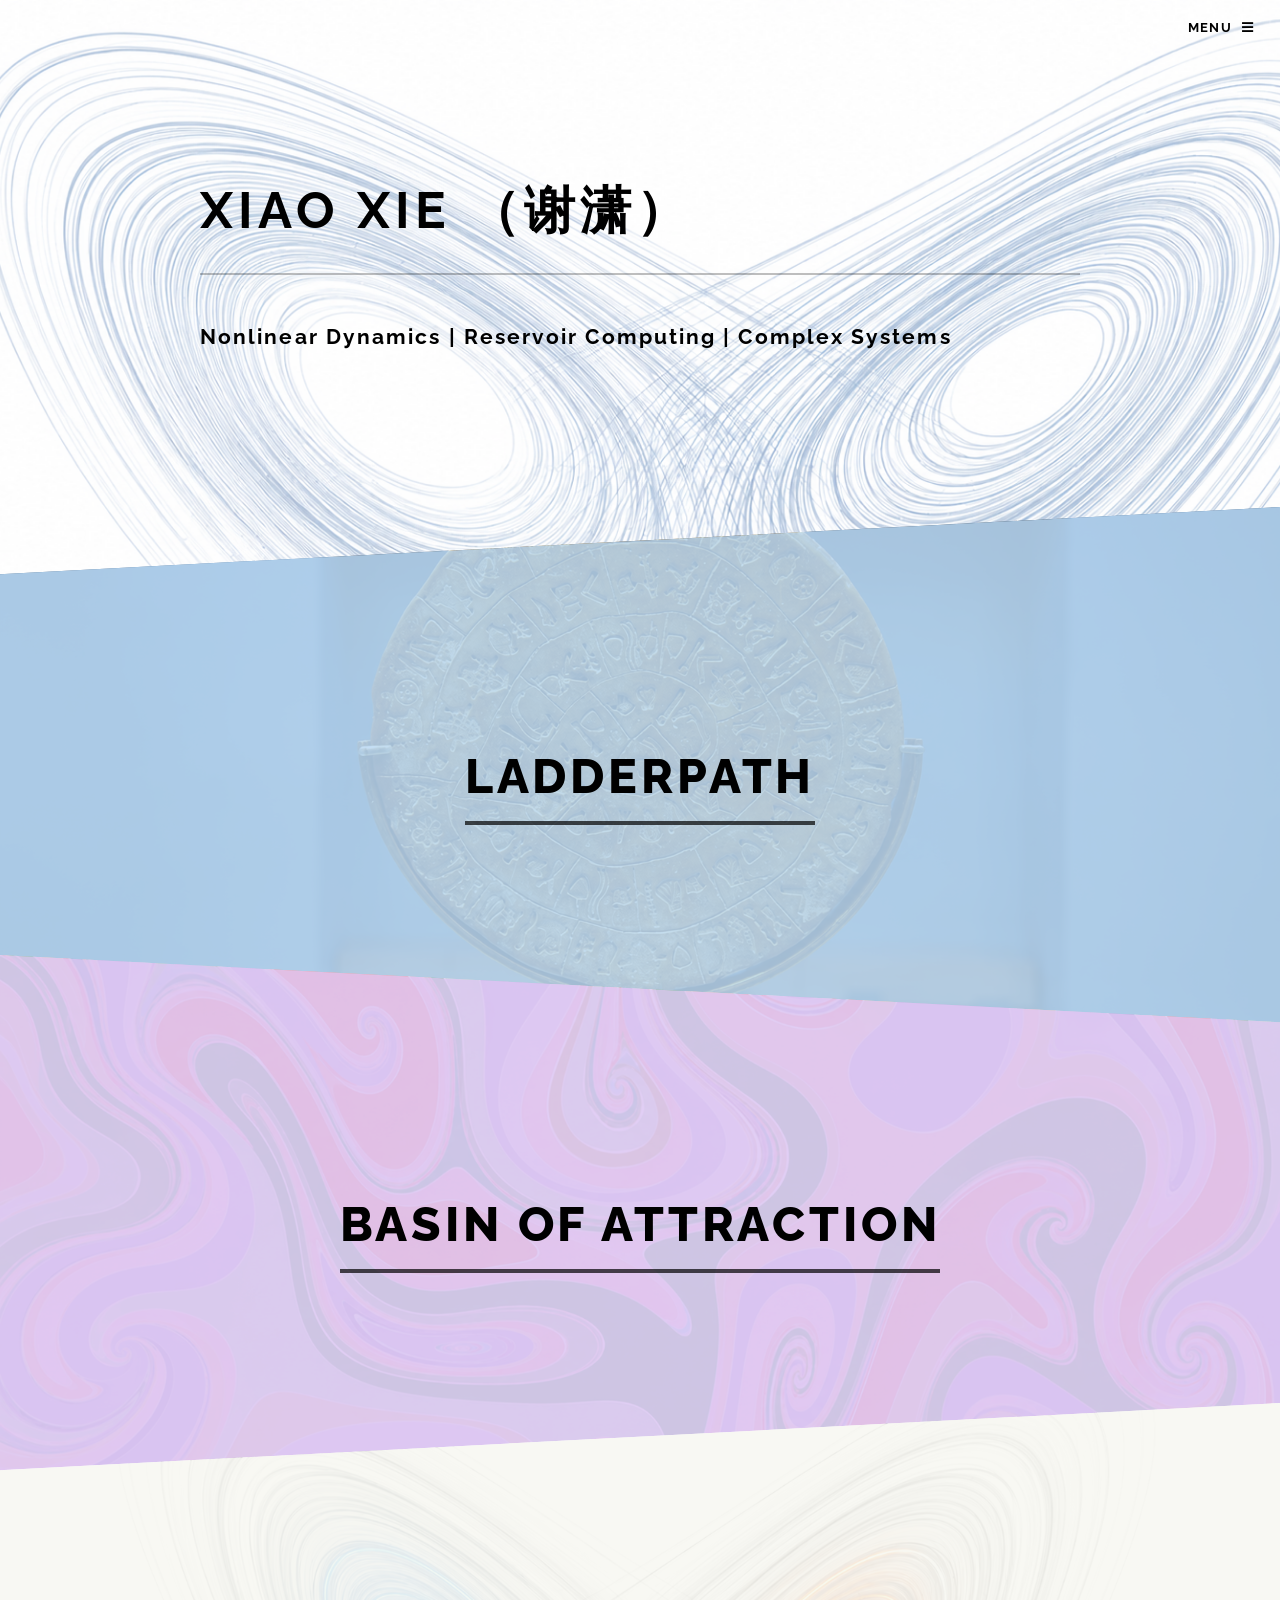
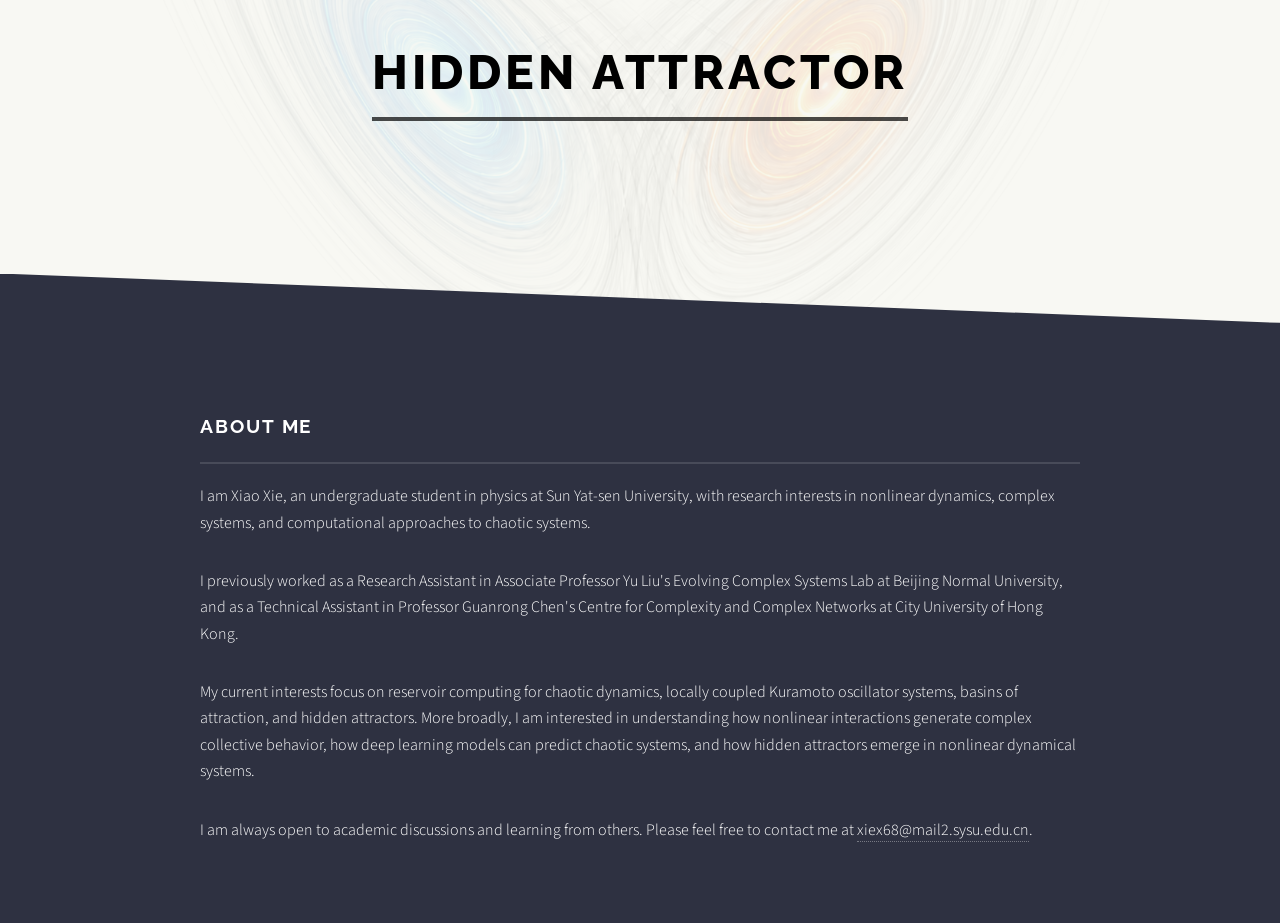
<file: index.html>
﻿<!DOCTYPE HTML>
<!--
	Solid State by HTML5 UP
	html5up.net | @ajlkn
	Free for personal and commercial use under the CCA 3.0 license (html5up.net/license)
-->
<html>
	<head>
		<title>XIAO XIE | CHAOS</title>
		<meta charset="utf-8" />
		<meta name="viewport" content="width=device-width, initial-scale=1, user-scalable=no" />
		<link rel="stylesheet" href="assets/css/main.css?v=real-scroll-image" />
		<noscript><link rel="stylesheet" href="assets/css/noscript.css" /></noscript>
	</head>
	<body class="is-preload home-page">

		<!-- Page Wrapper -->
			<div id="page-wrapper">

				<div class="home-hero-bg" aria-hidden="true"><img src="assets/images/attractor.png" alt="" /></div>

				<!-- Header -->
					<header id="header" class="alt">
						<h1><a href="index.html">XIAO XIE | CHAOS</a></h1>
						<nav>
							<a href="#menu">Menu</a>
						</nav>
					</header>

				<!-- Menu -->
					<nav id="menu">
						<div class="inner">
							<h2>Menu</h2>
							<ul class="links">
								<li><a href="index.html">Home</a></li>
								<li><a href="#four">About Me</a></li>
								<li><a href="ladderpath.html">Ladderpath</a></li>
            					<li><a href="basin.html">Basin of Attraction</a></li>
            					<li><a href="hidden-attractor.html">Hidden Attractor</a></li>
							</ul>
							<a href="#" class="close">Close</a>
						</div>
					</nav>

				<!-- Banner -->
					<section id="banner">
						<div class="inner">
							<h2>XIAO XIE （谢潇）</h2>
							<p>Nonlinear Dynamics | Reservoir Computing | Complex Systems</p>
						</div>
					</section>

				<!-- Wrapper -->
					<section id="wrapper">

						<!-- One -->
							<section id="one" class="wrapper spotlight style1">
								<a href="ladderpath.html" class="panel-link" aria-label="Read more about Ladderpath"></a>
								<div class="inner">
									<div class="trapezoid-caption">
										<h2>Ladderpath</h2>
									</div>
								</div>
							</section>

						<!-- Two -->
							<section id="two" class="wrapper alt spotlight style2">
								<a href="basin.html" class="panel-link" aria-label="Read more about Basin of Attraction"></a>
								<div class="inner">
									<div class="trapezoid-caption">
										<h2>Basin of Attraction</h2>
									</div>
								</div>
							</section>

						<!-- Three -->
							<section id="three" class="wrapper spotlight style3">
								<a href="hidden-attractor.html" class="panel-link" aria-label="Read more about Hidden Attractor"></a>
								<div class="inner">
									<div class="trapezoid-caption">
										<h2>Hidden Attractor</h2>
									</div>
								</div>
							</section>

						<!-- Four -->
							<section id="four" class="wrapper alt style1">
								<div class="inner">
									<h2 class="major">About me</h2>
									<p>I am Xiao Xie, an undergraduate student in physics at Sun Yat-sen University, with research interests in nonlinear dynamics, complex systems, and computational approaches to chaotic systems.</p>
									<p>I previously worked as a Research Assistant in Associate Professor Yu Liu's Evolving Complex Systems Lab at Beijing Normal University, and as a Technical Assistant in Professor Guanrong Chen's Centre for Complexity and Complex Networks at City University of Hong Kong.</p>
									<p>My current interests focus on reservoir computing for chaotic dynamics, locally coupled Kuramoto oscillator systems, basins of attraction, and hidden attractors. More broadly, I am interested in understanding how nonlinear interactions generate complex collective behavior, how deep learning models can predict chaotic systems, and how hidden attractors emerge in nonlinear dynamical systems.</p>
									<p>I am always open to academic discussions and learning from others. Please feel free to contact me at <a href="mailto:xiex68@mail2.sysu.edu.cn">xiex68@mail2.sysu.edu.cn</a>.</p>
								</div>
							</section>
					</section>

				<!-- Footer -->
					<section id="footer">
						<div class="inner">
							<h2 class="major">Get in touch</h2>
							
							<form method="post" action="#">
								<div class="fields">
									<div class="field">
										<label for="name">Name</label>
										<input type="text" name="name" id="name" />
									</div>
									<div class="field">
										<label for="email">Email</label>
										<input type="email" name="email" id="email" />
									</div>
									<div class="field">
										<label for="message">Message</label>
										<textarea name="message" id="message" rows="4"></textarea>
									</div>
								</div>
								<ul class="actions">
									<li><input type="submit" value="Send Message" /></li>
								</ul>
							</form>
							<ul class="contact">
								<li class="icon solid fa-home">
									Untitled Inc<br />
									1234 Somewhere Road Suite #2894<br />
									Nashville, TN 00000-0000
								</li>
								<li class="icon solid fa-phone">(000) 000-0000</li>
								<li class="icon solid fa-envelope"><a href="#">information@untitled.tld</a></li>
								<li class="icon brands fa-twitter"><a href="#">twitter.com/untitled-tld</a></li>
								<li class="icon brands fa-facebook-f"><a href="#">facebook.com/untitled-tld</a></li>
								<li class="icon brands fa-instagram"><a href="#">instagram.com/untitled-tld</a></li>
							</ul>
							<ul class="copyright">
								<li>&copy; Untitled Inc. All rights reserved.</li><li>Design: <a href="http://html5up.net">HTML5 UP</a></li>
							</ul>
						</div>
					</section>

			</div>

		<!-- Scripts -->
			<script src="assets/js/jquery.min.js"></script>
			<script src="assets/js/jquery.scrollex.min.js"></script>
			<script src="assets/js/browser.min.js"></script>
			<script src="assets/js/breakpoints.min.js"></script>
			<script src="assets/js/util.js"></script>
			<script src="assets/js/main.js"></script>

	</body>
</html>
</file>
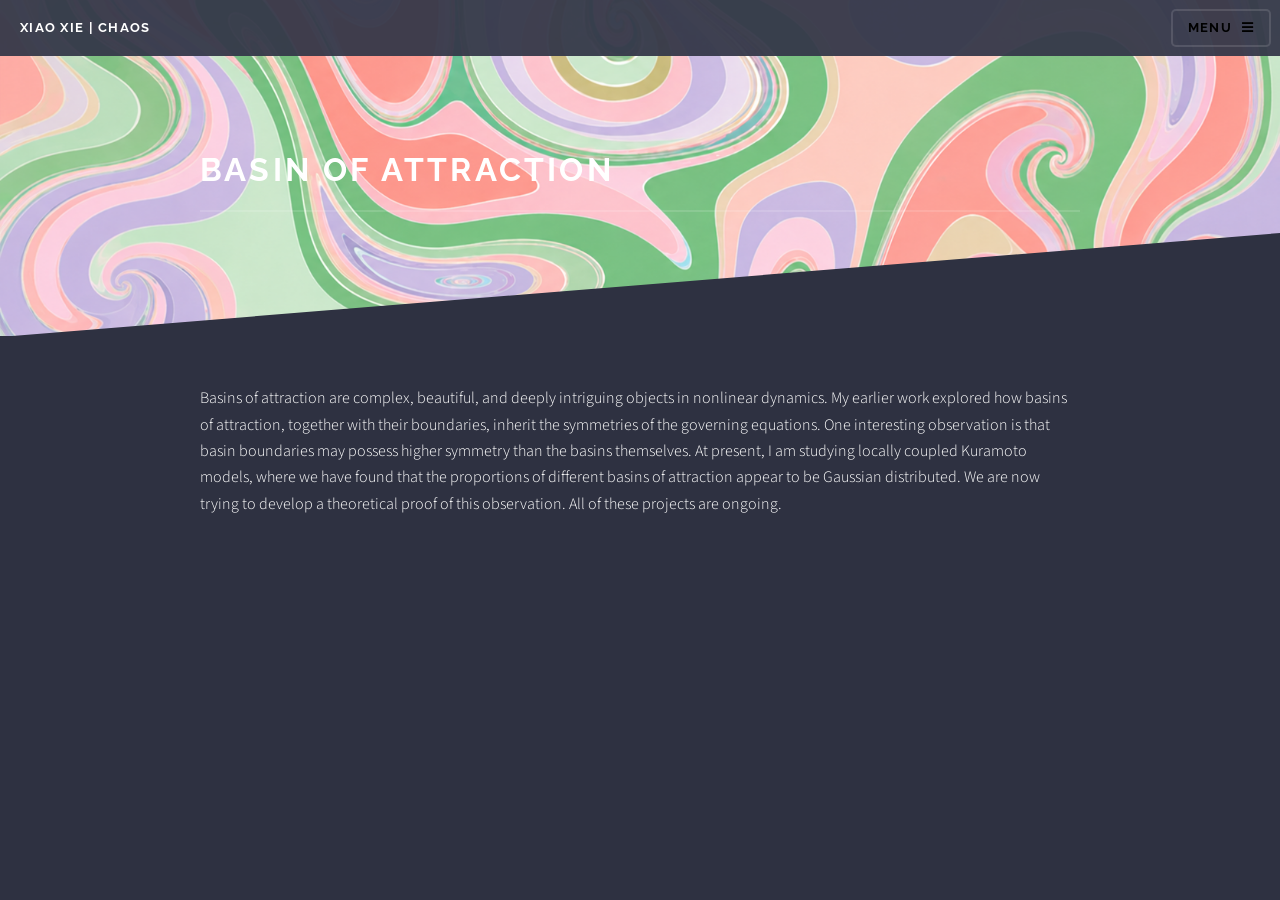
<file: basin.html>
﻿<!DOCTYPE HTML>
<!--
	Solid State by HTML5 UP
	html5up.net | @ajlkn
	Free for personal and commercial use under the CCA 3.0 license (html5up.net/license)
-->
<html>
	<head>
		<title>Basin of Attraction</title>
		<meta charset="utf-8" />
		<meta name="viewport" content="width=device-width, initial-scale=1, user-scalable=no" />
		<link rel="stylesheet" href="assets/css/main.css?v=basin-black-fill" />
		<noscript><link rel="stylesheet" href="assets/css/noscript.css" /></noscript>
	</head>
	<body class="is-preload detail-page basin-page">

		<!-- Page Wrapper -->
			<div id="page-wrapper">

				<!-- Header -->
					<header id="header">
						<h1><a href="index.html">XIAO XIE | CHAOS</a></h1>
						<nav>
							<a href="#menu">Menu</a>
						</nav>
					</header>

				<!-- Menu -->
					<nav id="menu">
						<div class="inner">
							<h2>Menu</h2>
							<ul class="links">
								<li><a href="index.html">Home</a></li>
								<li><a href="index.html#four">About Me</a></li>
								<li><a href="ladderpath.html">Ladderpath</a></li>
								<li><a href="basin.html">Basin of Attraction</a></li>
								<li><a href="hidden-attractor.html">Hidden Attractor</a></li>
							</ul>
							<a href="#" class="close">Close</a>
						</div>
					</nav>

				<!-- Wrapper -->
					<section id="wrapper">
						<header>
							<div class="inner">
								<h2>Basin of Attraction</h2>
							</div>
						</header>
						<!-- Content -->
							<div class="wrapper">
								<div class="inner">

									<p>Basins of attraction are complex, beautiful, and deeply intriguing objects in nonlinear dynamics. My earlier work explored how basins of attraction, together with their boundaries, inherit the symmetries of the governing equations. One interesting observation is that basin boundaries may possess higher symmetry than the basins themselves. At present, I am studying locally coupled Kuramoto models, where we have found that the proportions of different basins of attraction appear to be Gaussian distributed. We are now trying to develop a theoretical proof of this observation. All of these projects are ongoing.</p>

								</div>
							</div>
					</section>

				<!-- Footer -->
					<section id="footer">
						<div class="inner">
							<ul class="copyright">
								<li>&copy; Xiao Xie. All rights reserved.</li><li>Design: <a href="http://html5up.net">HTML5 UP</a></li>
							</ul>
						</div>
					</section>

			</div>

		<!-- Scripts -->
			<script src="assets/js/jquery.min.js"></script>
			<script src="assets/js/jquery.scrollex.min.js"></script>
			<script src="assets/js/browser.min.js"></script>
			<script src="assets/js/breakpoints.min.js"></script>
			<script src="assets/js/util.js"></script>
			<script src="assets/js/main.js"></script>

	</body>
</html>
</file>
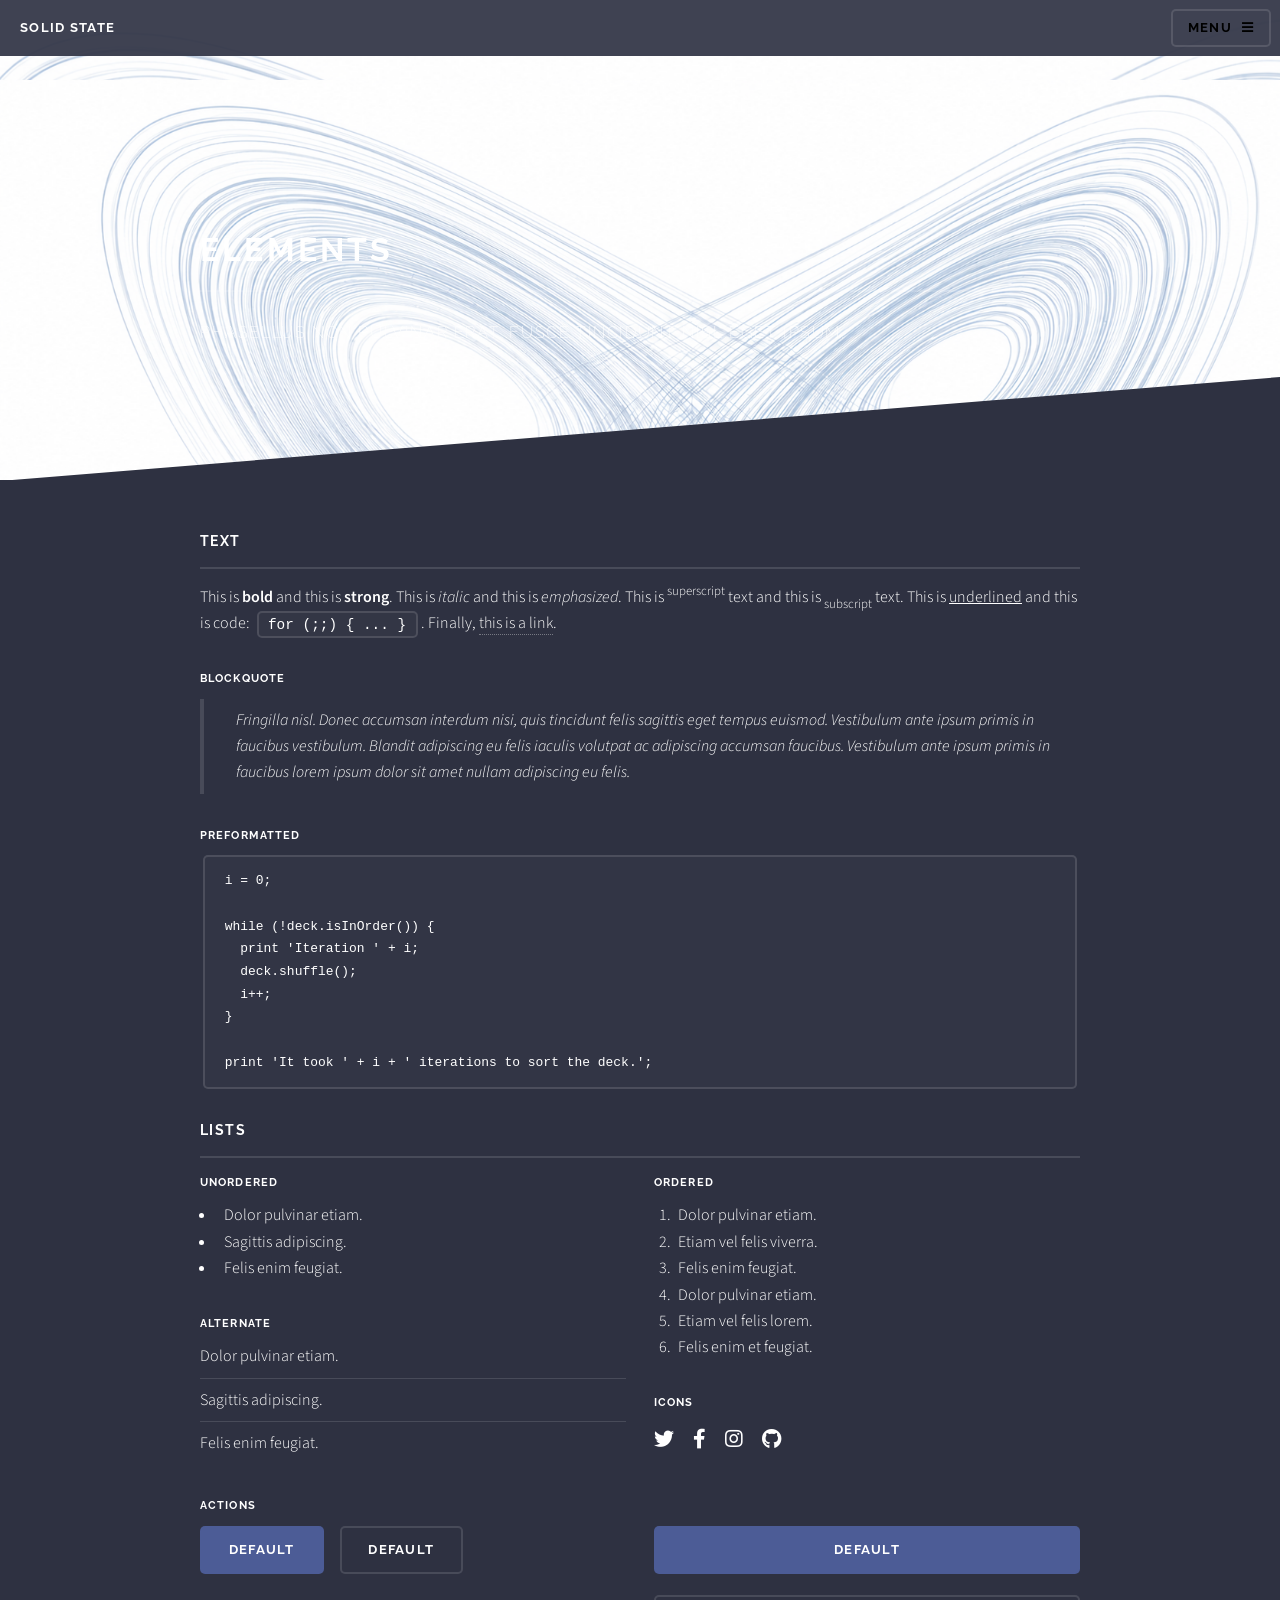
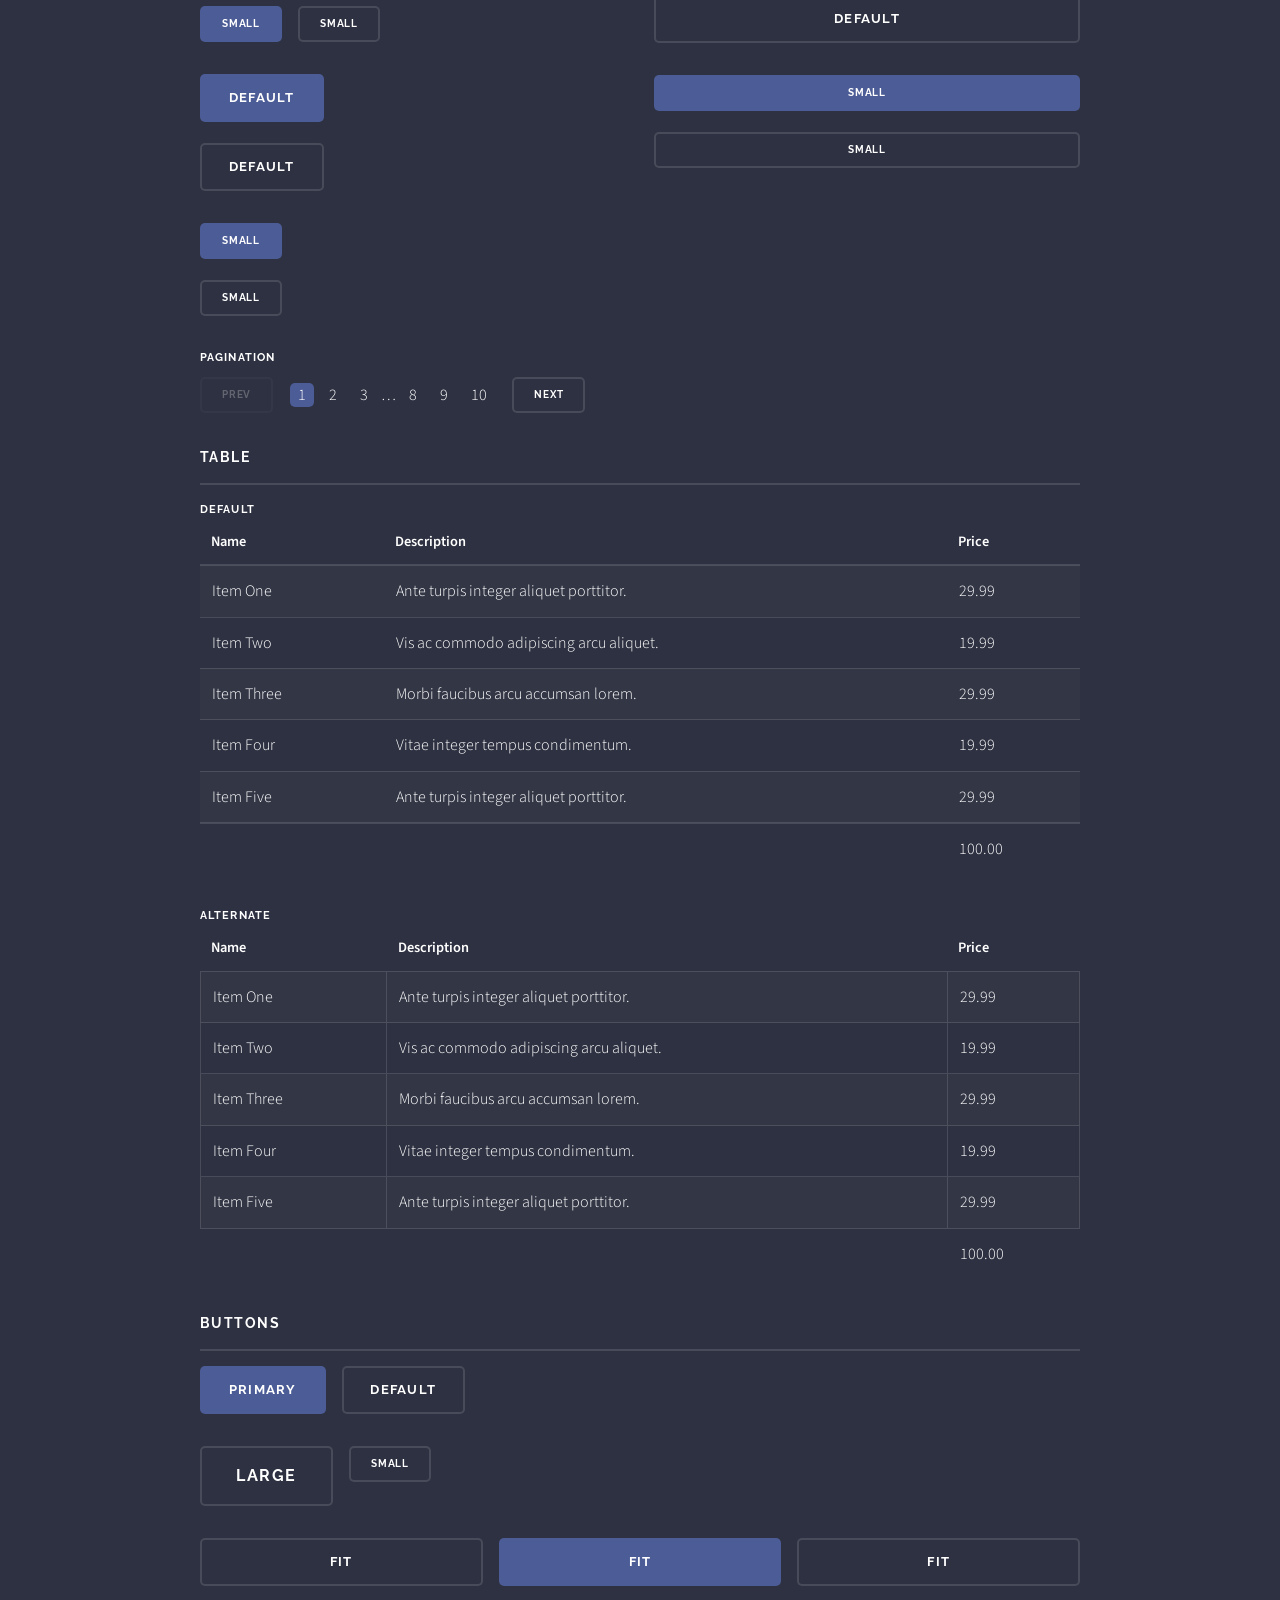
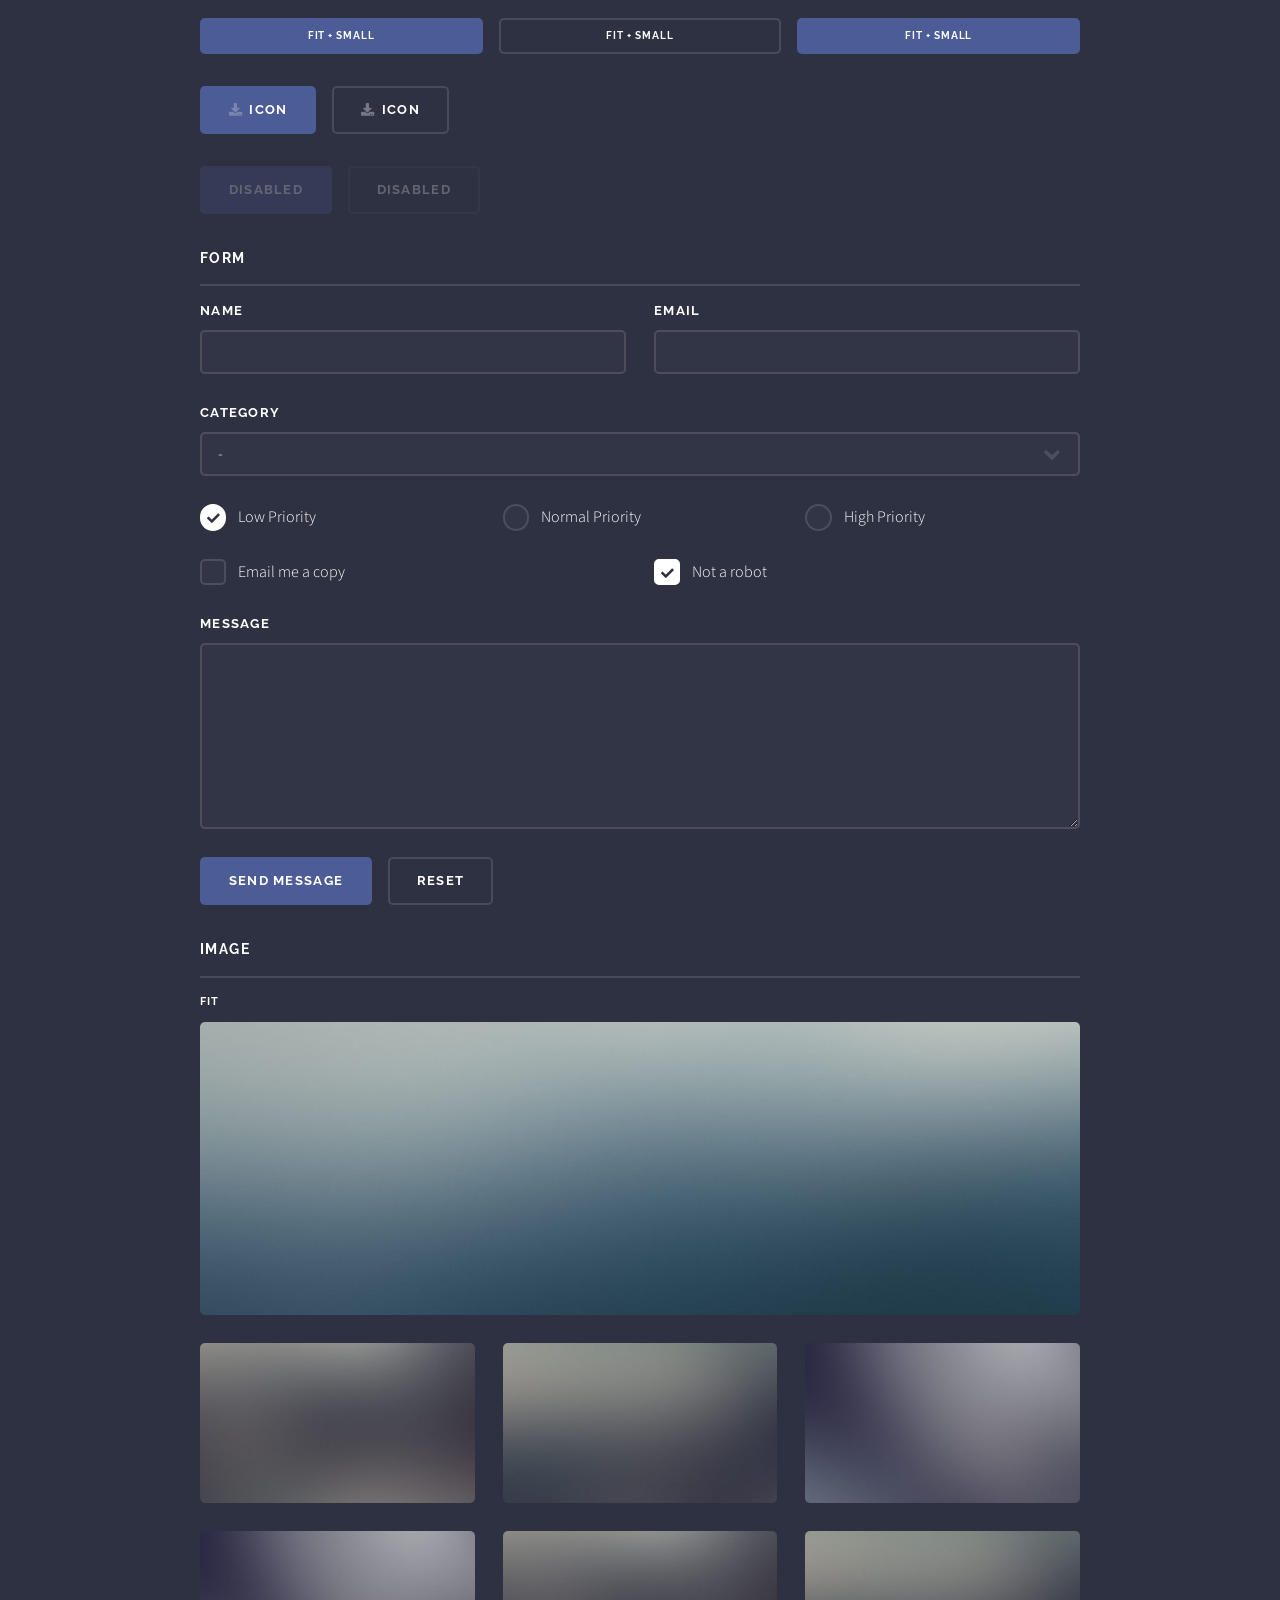
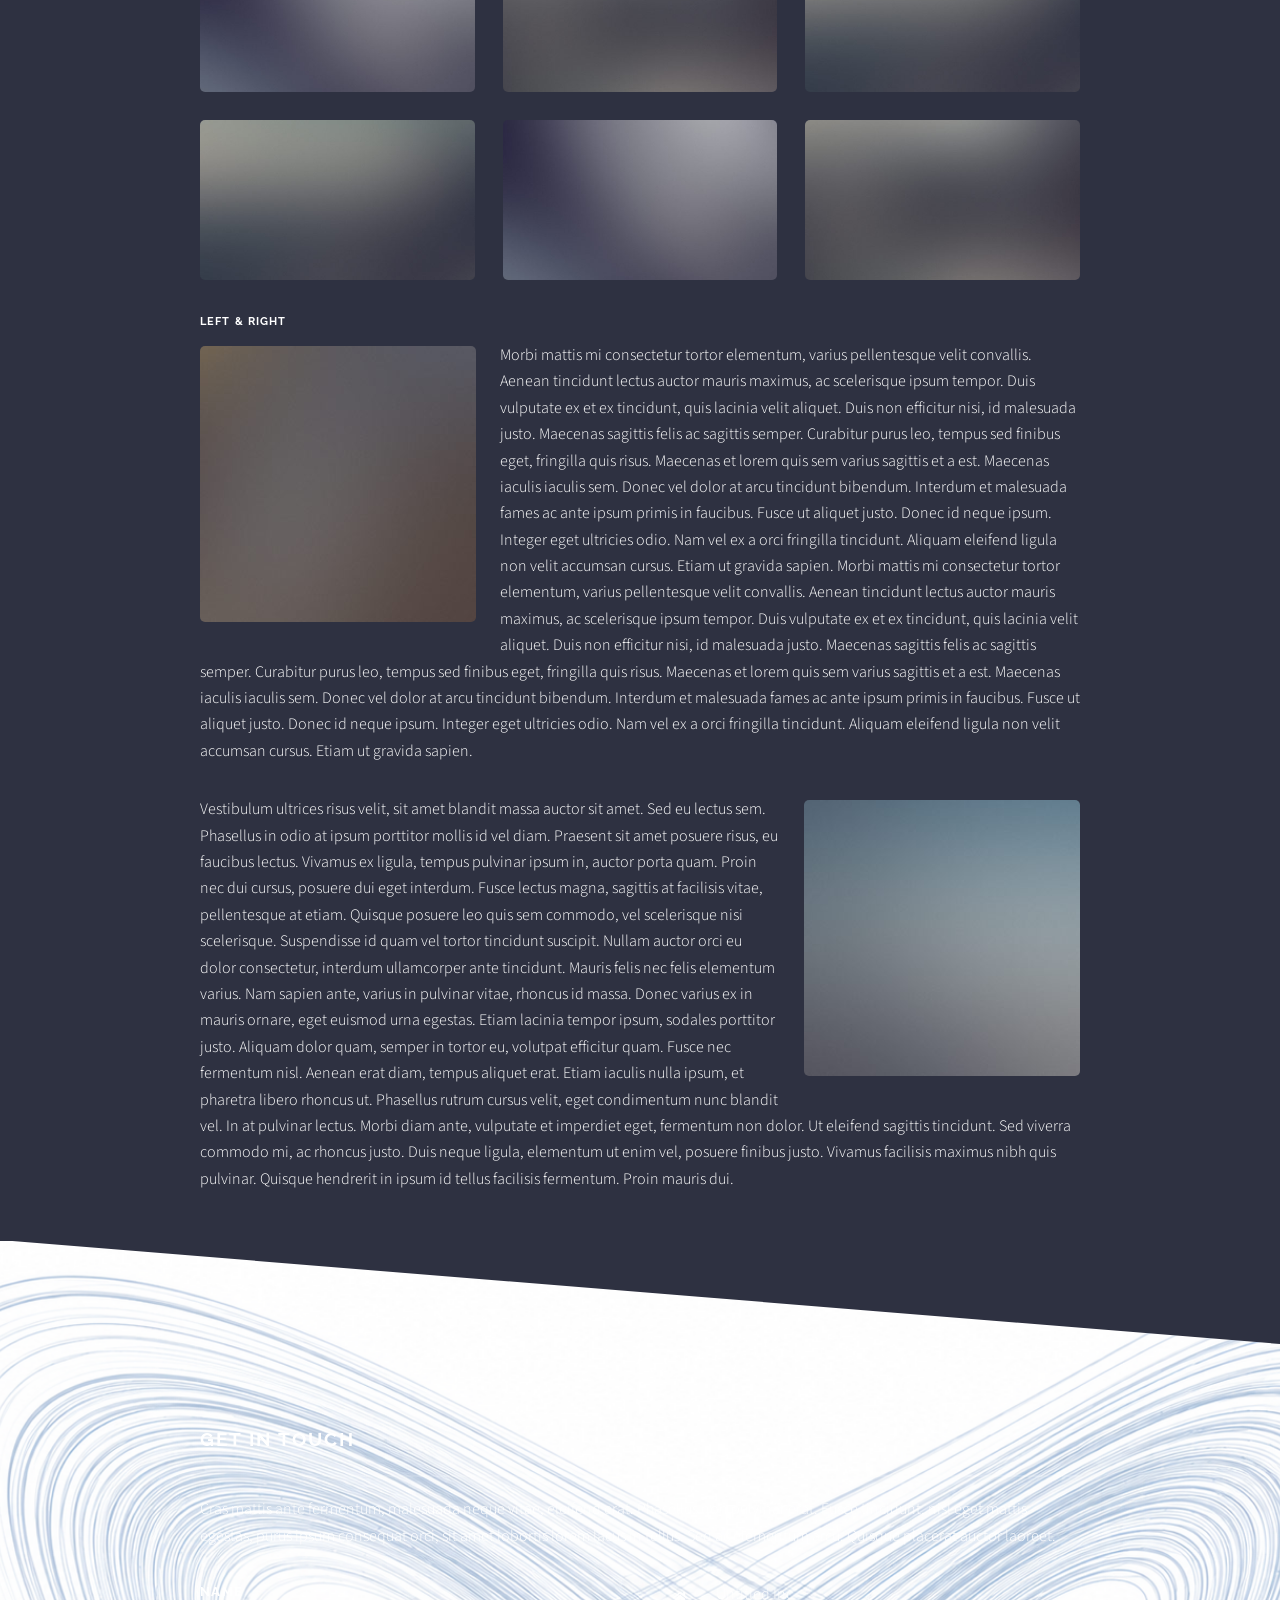
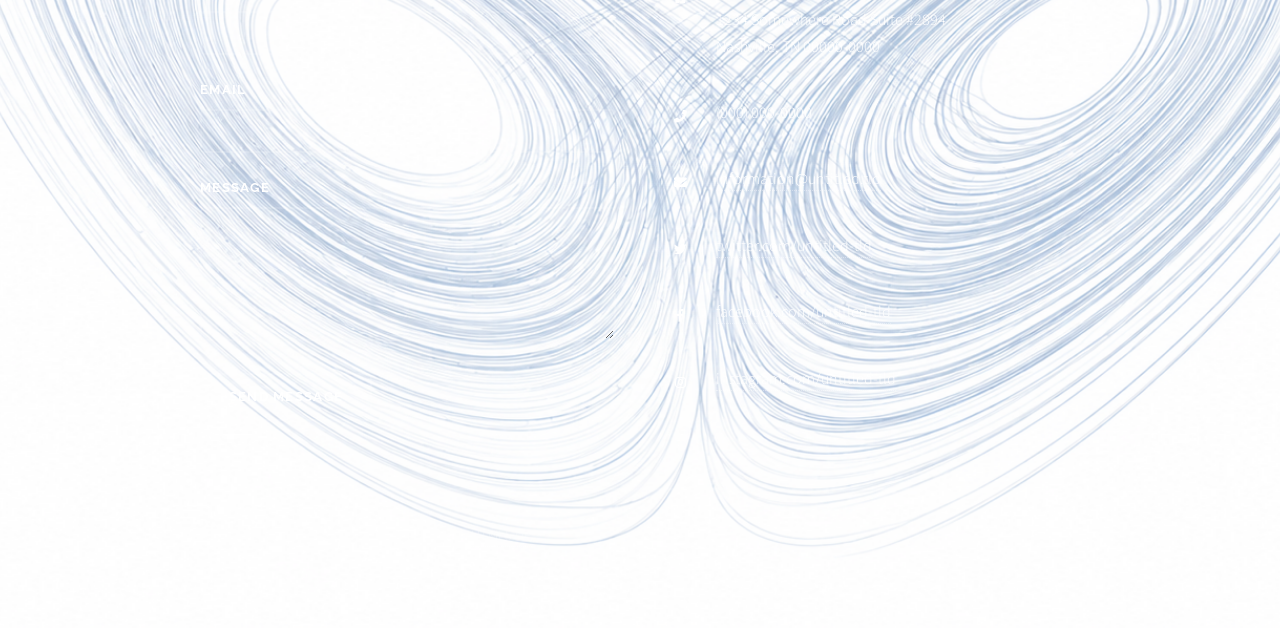
<file: elements.html>
<!DOCTYPE HTML>
<!--
	Solid State by HTML5 UP
	html5up.net | @ajlkn
	Free for personal and commercial use under the CCA 3.0 license (html5up.net/license)
-->
<html>
	<head>
		<title>Elements - Solid State by HTML5 UP</title>
		<meta charset="utf-8" />
		<meta name="viewport" content="width=device-width, initial-scale=1, user-scalable=no" />
		<link rel="stylesheet" href="assets/css/main.css" />
		<noscript><link rel="stylesheet" href="assets/css/noscript.css" /></noscript>
	</head>
	<body class="is-preload">

		<!-- Page Wrapper -->
			<div id="page-wrapper">

				<!-- Header -->
					<header id="header">
						<h1><a href="index.html">Solid State</a></h1>
						<nav>
							<a href="#menu">Menu</a>
						</nav>
					</header>

				<!-- Menu -->
					<nav id="menu">
						<div class="inner">
							<h2>Menu</h2>
							<ul class="links">
								<li><a href="index.html">Home</a></li>
								<li><a href="generic.html">Generic</a></li>
								<li><a href="elements.html">Elements</a></li>
								<li><a href="#">Log In</a></li>
								<li><a href="#">Sign Up</a></li>
							</ul>
							<a href="#" class="close">Close</a>
						</div>
					</nav>

				<!-- Wrapper -->
					<section id="wrapper">
						<header>
							<div class="inner">
								<h2>Elements</h2>
								<p>Phasellus non pulvinar erat. Fusce tincidunt nisl eget ipsum.</p>
							</div>
						</header>

						<!-- Content -->
							<div class="wrapper">
								<div class="inner">

									<section>
										<h3 class="major">Text</h3>
										<p>This is <b>bold</b> and this is <strong>strong</strong>. This is <i>italic</i> and this is <em>emphasized</em>.
										This is <sup>superscript</sup> text and this is <sub>subscript</sub> text.
										This is <u>underlined</u> and this is code: <code>for (;;) { ... }</code>. Finally, <a href="#">this is a link</a>.</p>
										<h4>Blockquote</h4>
										<blockquote>Fringilla nisl. Donec accumsan interdum nisi, quis tincidunt felis sagittis eget tempus euismod. Vestibulum ante ipsum primis in faucibus vestibulum. Blandit adipiscing eu felis iaculis volutpat ac adipiscing accumsan faucibus. Vestibulum ante ipsum primis in faucibus lorem ipsum dolor sit amet nullam adipiscing eu felis.</blockquote>
										<h4>Preformatted</h4>
										<pre><code>i = 0;

while (!deck.isInOrder()) {
  print 'Iteration ' + i;
  deck.shuffle();
  i++;
}

print 'It took ' + i + ' iterations to sort the deck.';</code></pre>
									</section>

									<section>
										<h3 class="major">Lists</h3>
										<div class="row">
											<div class="col-6 col-12-medium">
												<h4>Unordered</h4>
												<ul>
													<li>Dolor pulvinar etiam.</li>
													<li>Sagittis adipiscing.</li>
													<li>Felis enim feugiat.</li>
												</ul>
												<h4>Alternate</h4>
												<ul class="alt">
													<li>Dolor pulvinar etiam.</li>
													<li>Sagittis adipiscing.</li>
													<li>Felis enim feugiat.</li>
												</ul>
											</div>
											<div class="col-6 col-12-medium">
												<h4>Ordered</h4>
												<ol>
													<li>Dolor pulvinar etiam.</li>
													<li>Etiam vel felis viverra.</li>
													<li>Felis enim feugiat.</li>
													<li>Dolor pulvinar etiam.</li>
													<li>Etiam vel felis lorem.</li>
													<li>Felis enim et feugiat.</li>
												</ol>
												<h4>Icons</h4>
												<ul class="icons">
													<li><a href="#" class="icon brands fa-twitter"><span class="label">Twitter</span></a></li>
													<li><a href="#" class="icon brands fa-facebook-f"><span class="label">Facebook</span></a></li>
													<li><a href="#" class="icon brands fa-instagram"><span class="label">Instagram</span></a></li>
													<li><a href="#" class="icon brands fa-github"><span class="label">Github</span></a></li>
												</ul>
											</div>
										</div>
										<h4>Actions</h4>
										<div class="row">
											<div class="col-6 col-12-medium">
												<ul class="actions">
													<li><a href="#" class="button primary">Default</a></li>
													<li><a href="#" class="button">Default</a></li>
												</ul>
												<ul class="actions small">
													<li><a href="#" class="button primary small">Small</a></li>
													<li><a href="#" class="button small">Small</a></li>
												</ul>
												<ul class="actions stacked">
													<li><a href="#" class="button primary">Default</a></li>
													<li><a href="#" class="button">Default</a></li>
												</ul>
												<ul class="actions stacked small">
													<li><a href="#" class="button primary small">Small</a></li>
													<li><a href="#" class="button small">Small</a></li>
												</ul>
											</div>
											<div class="col-6 col-12-medium">
												<ul class="actions stacked">
													<li><a href="#" class="button primary fit">Default</a></li>
													<li><a href="#" class="button fit">Default</a></li>
												</ul>
												<ul class="actions stacked small">
													<li><a href="#" class="button primary small fit">Small</a></li>
													<li><a href="#" class="button small fit">Small</a></li>
												</ul>
											</div>
										</div>
										<h4>Pagination</h4>
										<ul class="pagination">
											<li><span class="button small disabled">Prev</span></li>
											<li><a href="#" class="page active">1</a></li>
											<li><a href="#" class="page">2</a></li>
											<li><a href="#" class="page">3</a></li>
											<li><span>&hellip;</span></li>
											<li><a href="#" class="page">8</a></li>
											<li><a href="#" class="page">9</a></li>
											<li><a href="#" class="page">10</a></li>
											<li><a href="#" class="button small">Next</a></li>
										</ul>
									</section>

									<section>
										<h3 class="major">Table</h3>
										<h4>Default</h4>
										<div class="table-wrapper">
											<table>
												<thead>
													<tr>
														<th>Name</th>
														<th>Description</th>
														<th>Price</th>
													</tr>
												</thead>
												<tbody>
													<tr>
														<td>Item One</td>
														<td>Ante turpis integer aliquet porttitor.</td>
														<td>29.99</td>
													</tr>
													<tr>
														<td>Item Two</td>
														<td>Vis ac commodo adipiscing arcu aliquet.</td>
														<td>19.99</td>
													</tr>
													<tr>
														<td>Item Three</td>
														<td> Morbi faucibus arcu accumsan lorem.</td>
														<td>29.99</td>
													</tr>
													<tr>
														<td>Item Four</td>
														<td>Vitae integer tempus condimentum.</td>
														<td>19.99</td>
													</tr>
													<tr>
														<td>Item Five</td>
														<td>Ante turpis integer aliquet porttitor.</td>
														<td>29.99</td>
													</tr>
												</tbody>
												<tfoot>
													<tr>
														<td colspan="2"></td>
														<td>100.00</td>
													</tr>
												</tfoot>
											</table>
										</div>

										<h4>Alternate</h4>
										<div class="table-wrapper">
											<table class="alt">
												<thead>
													<tr>
														<th>Name</th>
														<th>Description</th>
														<th>Price</th>
													</tr>
												</thead>
												<tbody>
													<tr>
														<td>Item One</td>
														<td>Ante turpis integer aliquet porttitor.</td>
														<td>29.99</td>
													</tr>
													<tr>
														<td>Item Two</td>
														<td>Vis ac commodo adipiscing arcu aliquet.</td>
														<td>19.99</td>
													</tr>
													<tr>
														<td>Item Three</td>
														<td> Morbi faucibus arcu accumsan lorem.</td>
														<td>29.99</td>
													</tr>
													<tr>
														<td>Item Four</td>
														<td>Vitae integer tempus condimentum.</td>
														<td>19.99</td>
													</tr>
													<tr>
														<td>Item Five</td>
														<td>Ante turpis integer aliquet porttitor.</td>
														<td>29.99</td>
													</tr>
												</tbody>
												<tfoot>
													<tr>
														<td colspan="2"></td>
														<td>100.00</td>
													</tr>
												</tfoot>
											</table>
										</div>
									</section>

									<section>
										<h3 class="major">Buttons</h3>
										<ul class="actions">
											<li><a href="#" class="button primary">Primary</a></li>
											<li><a href="#" class="button">Default</a></li>
										</ul>
										<ul class="actions">
											<li><a href="#" class="button large">Large</a></li>
											<li><a href="#" class="button small">Small</a></li>
										</ul>
										<ul class="actions fit">
											<li><a href="#" class="button fit">Fit</a></li>
											<li><a href="#" class="button primary fit">Fit</a></li>
											<li><a href="#" class="button fit">Fit</a></li>
										</ul>
										<ul class="actions fit small">
											<li><a href="#" class="button primary fit small">Fit + Small</a></li>
											<li><a href="#" class="button fit small">Fit + Small</a></li>
											<li><a href="#" class="button primary fit small">Fit + Small</a></li>
										</ul>
										<ul class="actions">
											<li><a href="#" class="button primary icon solid fa-download">Icon</a></li>
											<li><a href="#" class="button icon solid fa-download">Icon</a></li>
										</ul>
										<ul class="actions">
											<li><span class="button primary disabled">Disabled</span></li>
											<li><span class="button disabled">Disabled</span></li>
										</ul>
									</section>

									<section>
										<h3 class="major">Form</h3>
										<form method="post" action="#">
											<div class="row gtr-uniform">
												<div class="col-6 col-12-xsmall">
													<label for="demo-name">Name</label>
													<input type="text" name="demo-name" id="demo-name" value="" />
												</div>
												<div class="col-6 col-12-xsmall">
													<label for="demo-email">Email</label>
													<input type="email" name="demo-email" id="demo-email" value="" />
												</div>
												<div class="col-12">
													<label for="demo-category">Category</label>
													<select name="demo-category" id="demo-category">
														<option value="">-</option>
														<option value="1">Manufacturing</option>
														<option value="1">Shipping</option>
														<option value="1">Administration</option>
														<option value="1">Human Resources</option>
													</select>
												</div>
												<div class="col-4 col-12-small">
													<input type="radio" id="demo-priority-low" name="demo-priority" checked>
													<label for="demo-priority-low">Low Priority</label>
												</div>
												<div class="col-4 col-12-small">
													<input type="radio" id="demo-priority-normal" name="demo-priority">
													<label for="demo-priority-normal">Normal Priority</label>
												</div>
												<div class="col-4 col-12-small">
													<input type="radio" id="demo-priority-high" name="demo-priority">
													<label for="demo-priority-high">High Priority</label>
												</div>
												<div class="col-6 col-12-small">
													<input type="checkbox" id="demo-copy" name="demo-copy">
													<label for="demo-copy">Email me a copy</label>
												</div>
												<div class="col-6 col-12-small">
													<input type="checkbox" id="demo-human" name="demo-human" checked>
													<label for="demo-human">Not a robot</label>
												</div>
												<div class="col-12">
													<label for="demo-message">Message</label>
													<textarea name="demo-message" id="demo-message" rows="6"></textarea>
												</div>
												<div class="col-12">
													<ul class="actions">
														<li><input type="submit" value="Send Message" class="primary" /></li>
														<li><input type="reset" value="Reset" /></li>
													</ul>
												</div>
											</div>
										</form>
									</section>

									<section>
										<h3 class="major">Image</h3>
										<h4>Fit</h4>
										<div class="box alt">
											<div class="row gtr-uniform">
												<div class="col-12"><span class="image fit"><img src="images/pic08.jpg" alt="" /></span></div>
												<div class="col-4"><span class="image fit"><img src="images/pic05.jpg" alt="" /></span></div>
												<div class="col-4"><span class="image fit"><img src="images/pic06.jpg" alt="" /></span></div>
												<div class="col-4"><span class="image fit"><img src="images/pic07.jpg" alt="" /></span></div>
												<div class="col-4"><span class="image fit"><img src="images/pic07.jpg" alt="" /></span></div>
												<div class="col-4"><span class="image fit"><img src="images/pic05.jpg" alt="" /></span></div>
												<div class="col-4"><span class="image fit"><img src="images/pic06.jpg" alt="" /></span></div>
												<div class="col-4"><span class="image fit"><img src="images/pic06.jpg" alt="" /></span></div>
												<div class="col-4"><span class="image fit"><img src="images/pic07.jpg" alt="" /></span></div>
												<div class="col-4"><span class="image fit"><img src="images/pic05.jpg" alt="" /></span></div>
											</div>
										</div>
										<h4>Left &amp; Right</h4>
										<p><span class="image left"><img src="images/pic01.jpg" alt="" /></span>Morbi mattis mi consectetur tortor elementum, varius pellentesque velit convallis. Aenean tincidunt lectus auctor mauris maximus, ac scelerisque ipsum tempor. Duis vulputate ex et ex tincidunt, quis lacinia velit aliquet. Duis non efficitur nisi, id malesuada justo. Maecenas sagittis felis ac sagittis semper. Curabitur purus leo, tempus sed finibus eget, fringilla quis risus. Maecenas et lorem quis sem varius sagittis et a est. Maecenas iaculis iaculis sem. Donec vel dolor at arcu tincidunt bibendum. Interdum et malesuada fames ac ante ipsum primis in faucibus. Fusce ut aliquet justo. Donec id neque ipsum. Integer eget ultricies odio. Nam vel ex a orci fringilla tincidunt. Aliquam eleifend ligula non velit accumsan cursus. Etiam ut gravida sapien. Morbi mattis mi consectetur tortor elementum, varius pellentesque velit convallis. Aenean tincidunt lectus auctor mauris maximus, ac scelerisque ipsum tempor. Duis vulputate ex et ex tincidunt, quis lacinia velit aliquet. Duis non efficitur nisi, id malesuada justo. Maecenas sagittis felis ac sagittis semper. Curabitur purus leo, tempus sed finibus eget, fringilla quis risus. Maecenas et lorem quis sem varius sagittis et a est. Maecenas iaculis iaculis sem. Donec vel dolor at arcu tincidunt bibendum. Interdum et malesuada fames ac ante ipsum primis in faucibus. Fusce ut aliquet justo. Donec id neque ipsum. Integer eget ultricies odio. Nam vel ex a orci fringilla tincidunt. Aliquam eleifend ligula non velit accumsan cursus. Etiam ut gravida sapien.</p>
										<p><span class="image right"><img src="images/pic02.jpg" alt="" /></span>Vestibulum ultrices risus velit, sit amet blandit massa auctor sit amet. Sed eu lectus sem. Phasellus in odio at ipsum porttitor mollis id vel diam. Praesent sit amet posuere risus, eu faucibus lectus. Vivamus ex ligula, tempus pulvinar ipsum in, auctor porta quam. Proin nec dui cursus, posuere dui eget interdum. Fusce lectus magna, sagittis at facilisis vitae, pellentesque at etiam. Quisque posuere leo quis sem commodo, vel scelerisque nisi scelerisque. Suspendisse id quam vel tortor tincidunt suscipit. Nullam auctor orci eu dolor consectetur, interdum ullamcorper ante tincidunt. Mauris felis nec felis elementum varius. Nam sapien ante, varius in pulvinar vitae, rhoncus id massa. Donec varius ex in mauris ornare, eget euismod urna egestas. Etiam lacinia tempor ipsum, sodales porttitor justo. Aliquam dolor quam, semper in tortor eu, volutpat efficitur quam. Fusce nec fermentum nisl. Aenean erat diam, tempus aliquet erat. Etiam iaculis nulla ipsum, et pharetra libero rhoncus ut. Phasellus rutrum cursus velit, eget condimentum nunc blandit vel. In at pulvinar lectus. Morbi diam ante, vulputate et imperdiet eget, fermentum non dolor. Ut eleifend sagittis tincidunt. Sed viverra commodo mi, ac rhoncus justo. Duis neque ligula, elementum ut enim vel, posuere finibus justo. Vivamus facilisis maximus nibh quis pulvinar. Quisque hendrerit in ipsum id tellus facilisis fermentum. Proin mauris dui.</p>
									</section>

								</div>
							</div>

					</section>

				<!-- Footer -->
					<section id="footer">
						<div class="inner">
							<h2 class="major">Get in touch</h2>
							<p>Cras mattis ante fermentum, malesuada neque vitae, eleifend erat. Phasellus non pulvinar erat. Fusce tincidunt, nisl eget mattis egestas, purus ipsum consequat orci, sit amet lobortis lorem lacus in tellus. Sed ac elementum arcu. Quisque placerat auctor laoreet.</p>
							<form method="post" action="#">
								<div class="fields">
									<div class="field">
										<label for="name">Name</label>
										<input type="text" name="name" id="name" />
									</div>
									<div class="field">
										<label for="email">Email</label>
										<input type="email" name="email" id="email" />
									</div>
									<div class="field">
										<label for="message">Message</label>
										<textarea name="message" id="message" rows="4"></textarea>
									</div>
								</div>
								<ul class="actions">
									<li><input type="submit" value="Send Message" /></li>
								</ul>
							</form>
							<ul class="contact">
								<li class="icon solid fa-home">
									Untitled Inc<br />
									1234 Somewhere Road Suite #2894<br />
									Nashville, TN 00000-0000
								</li>
								<li class="icon solid fa-phone">(000) 000-0000</li>
								<li class="icon solid fa-envelope"><a href="#">information@untitled.tld</a></li>
								<li class="icon brands fa-twitter"><a href="#">twitter.com/untitled-tld</a></li>
								<li class="icon brands fa-facebook-f"><a href="#">facebook.com/untitled-tld</a></li>
								<li class="icon brands fa-instagram"><a href="#">instagram.com/untitled-tld</a></li>
							</ul>
							<ul class="copyright">
								<li>&copy; Untitled Inc. All rights reserved.</li><li>Design: <a href="http://html5up.net">HTML5 UP</a></li>
							</ul>
						</div>
					</section>

			</div>

		<!-- Scripts -->
			<script src="assets/js/jquery.min.js"></script>
			<script src="assets/js/jquery.scrollex.min.js"></script>
			<script src="assets/js/browser.min.js"></script>
			<script src="assets/js/breakpoints.min.js"></script>
			<script src="assets/js/util.js"></script>
			<script src="assets/js/main.js"></script>

	</body>
</html>
</file>
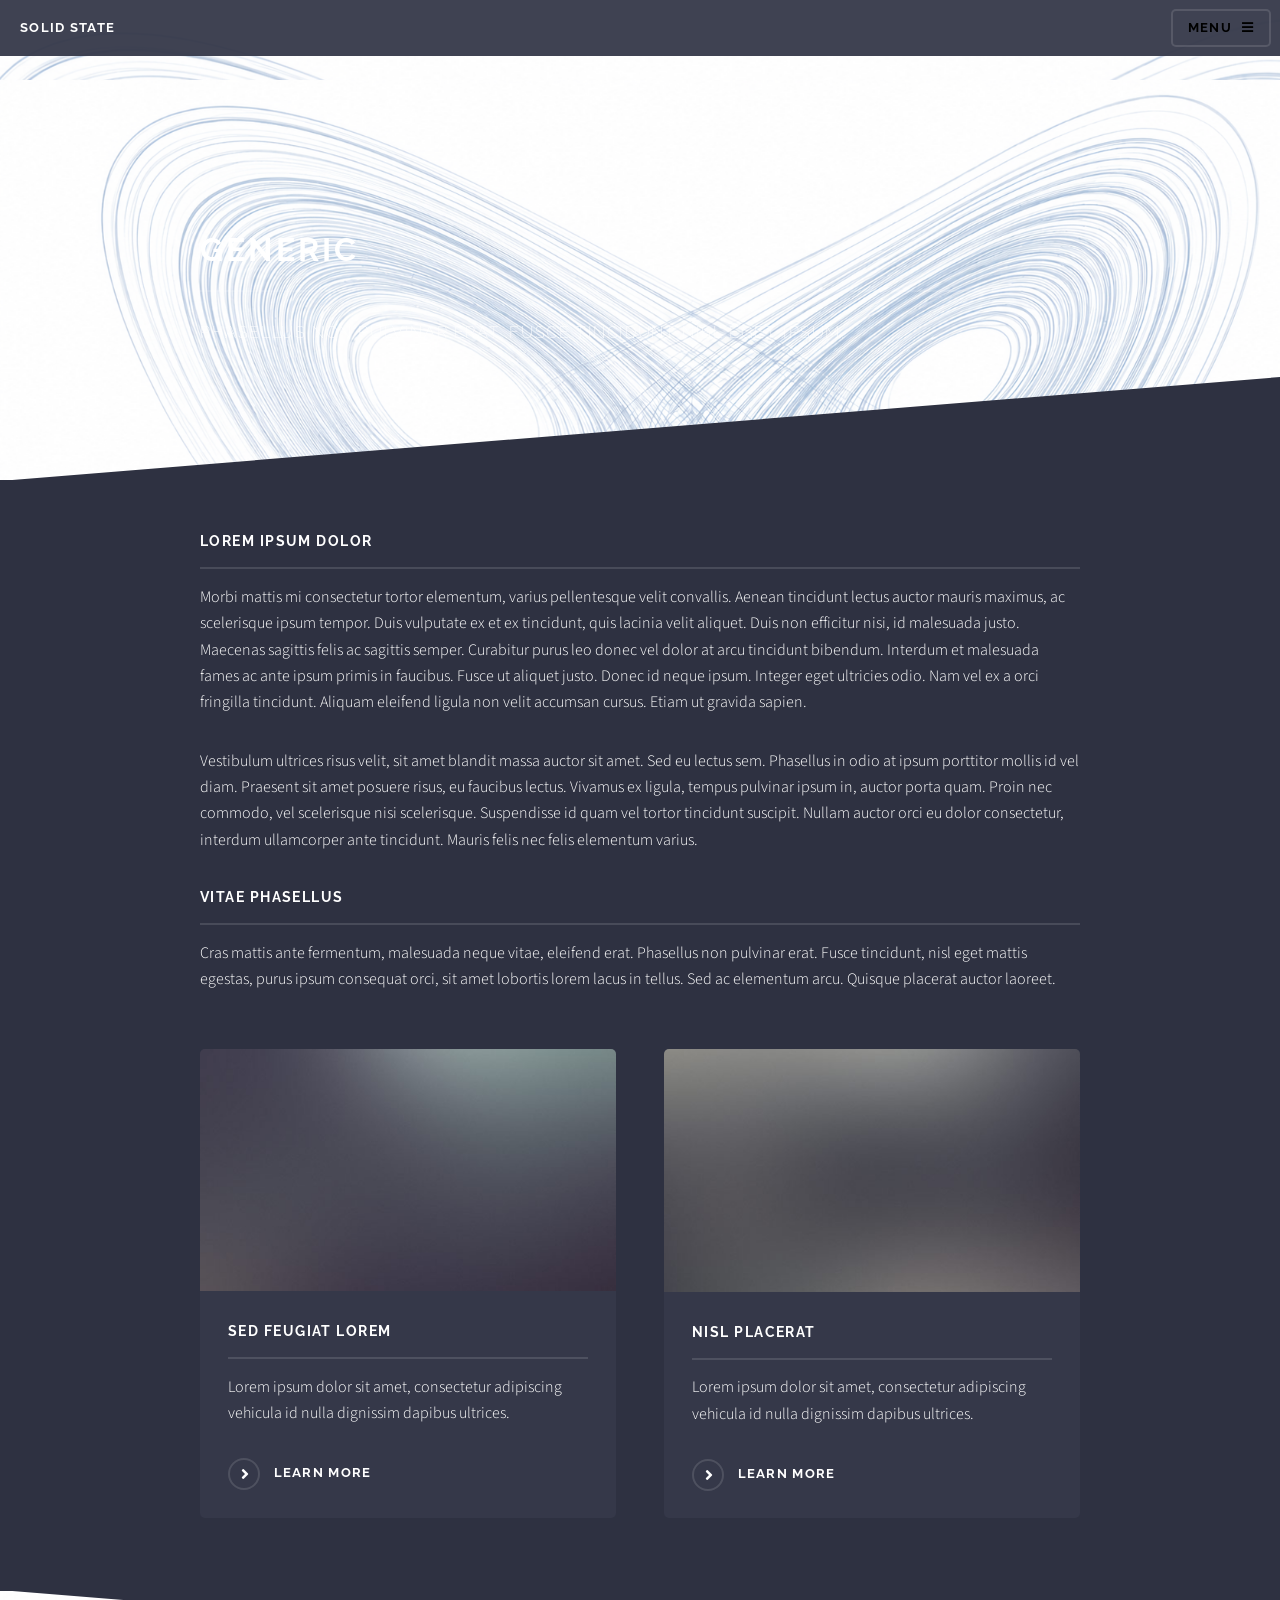
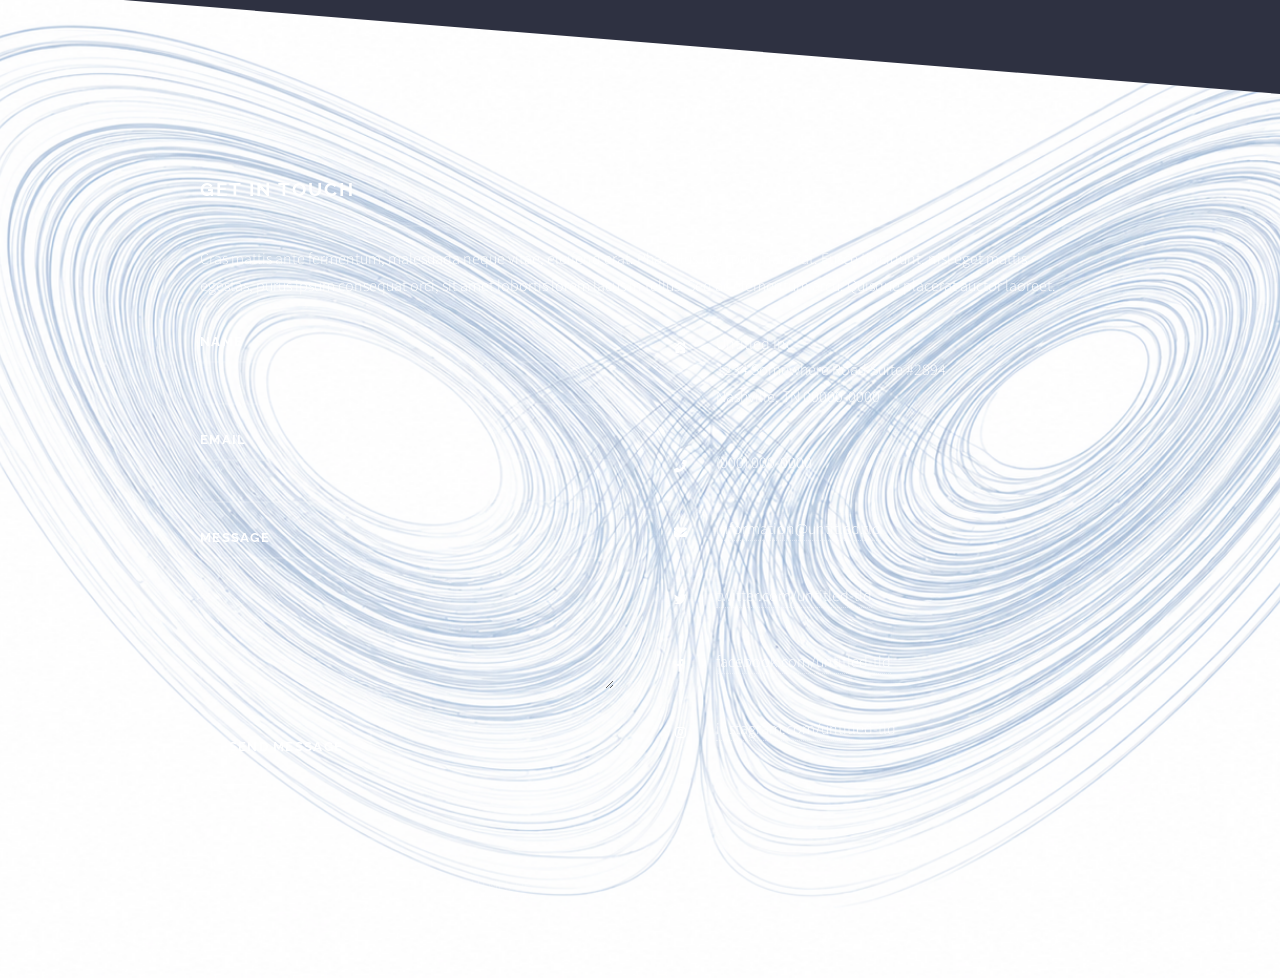
<file: generic.html>
<!DOCTYPE HTML>
<!--
	Solid State by HTML5 UP
	html5up.net | @ajlkn
	Free for personal and commercial use under the CCA 3.0 license (html5up.net/license)
-->
<html>
	<head>
		<title>Generic - Solid State by HTML5 UP</title>
		<meta charset="utf-8" />
		<meta name="viewport" content="width=device-width, initial-scale=1, user-scalable=no" />
		<link rel="stylesheet" href="assets/css/main.css" />
		<noscript><link rel="stylesheet" href="assets/css/noscript.css" /></noscript>
	</head>
	<body class="is-preload">

		<!-- Page Wrapper -->
			<div id="page-wrapper">

				<!-- Header -->
					<header id="header">
						<h1><a href="index.html">Solid State</a></h1>
						<nav>
							<a href="#menu">Menu</a>
						</nav>
					</header>

				<!-- Menu -->
					<nav id="menu">
						<div class="inner">
							<h2>Menu</h2>
							<ul class="links">
								<li><a href="index.html">Home</a></li>
								<li><a href="generic.html">Generic</a></li>
								<li><a href="elements.html">Elements</a></li>
								<li><a href="#">Log In</a></li>
								<li><a href="#">Sign Up</a></li>
							</ul>
							<a href="#" class="close">Close</a>
						</div>
					</nav>

				<!-- Wrapper -->
					<section id="wrapper">
						<header>
							<div class="inner">
								<h2>Generic</h2>
								<p>Phasellus non pulvinar erat. Fusce tincidunt nisl eget ipsum.</p>
							</div>
						</header>

						<!-- Content -->
							<div class="wrapper">
								<div class="inner">

									<h3 class="major">Lorem ipsum dolor</h3>
									<p>Morbi mattis mi consectetur tortor elementum, varius pellentesque velit convallis. Aenean tincidunt lectus auctor mauris maximus, ac scelerisque ipsum tempor. Duis vulputate ex et ex tincidunt, quis lacinia velit aliquet. Duis non efficitur nisi, id malesuada justo. Maecenas sagittis felis ac sagittis semper. Curabitur purus leo donec vel dolor at arcu tincidunt bibendum. Interdum et malesuada fames ac ante ipsum primis in faucibus. Fusce ut aliquet justo. Donec id neque ipsum. Integer eget ultricies odio. Nam vel ex a orci fringilla tincidunt. Aliquam eleifend ligula non velit accumsan cursus. Etiam ut gravida sapien.</p>

									<p>Vestibulum ultrices risus velit, sit amet blandit massa auctor sit amet. Sed eu lectus sem. Phasellus in odio at ipsum porttitor mollis id vel diam. Praesent sit amet posuere risus, eu faucibus lectus. Vivamus ex ligula, tempus pulvinar ipsum in, auctor porta quam. Proin nec commodo, vel scelerisque nisi scelerisque. Suspendisse id quam vel tortor tincidunt suscipit. Nullam auctor orci eu dolor consectetur, interdum ullamcorper ante tincidunt. Mauris felis nec felis elementum varius.</p>

									<h3 class="major">Vitae phasellus</h3>
									<p>Cras mattis ante fermentum, malesuada neque vitae, eleifend erat. Phasellus non pulvinar erat. Fusce tincidunt, nisl eget mattis egestas, purus ipsum consequat orci, sit amet lobortis lorem lacus in tellus. Sed ac elementum arcu. Quisque placerat auctor laoreet.</p>

									<section class="features">
										<article>
											<a href="#" class="image"><img src="images/pic04.jpg" alt="" /></a>
											<h3 class="major">Sed feugiat lorem</h3>
											<p>Lorem ipsum dolor sit amet, consectetur adipiscing vehicula id nulla dignissim dapibus ultrices.</p>
											<a href="#" class="special">Learn more</a>
										</article>
										<article>
											<a href="#" class="image"><img src="images/pic05.jpg" alt="" /></a>
											<h3 class="major">Nisl placerat</h3>
											<p>Lorem ipsum dolor sit amet, consectetur adipiscing vehicula id nulla dignissim dapibus ultrices.</p>
											<a href="#" class="special">Learn more</a>
										</article>
									</section>

								</div>
							</div>

					</section>

				<!-- Footer -->
					<section id="footer">
						<div class="inner">
							<h2 class="major">Get in touch</h2>
							<p>Cras mattis ante fermentum, malesuada neque vitae, eleifend erat. Phasellus non pulvinar erat. Fusce tincidunt, nisl eget mattis egestas, purus ipsum consequat orci, sit amet lobortis lorem lacus in tellus. Sed ac elementum arcu. Quisque placerat auctor laoreet.</p>
							<form method="post" action="#">
								<div class="fields">
									<div class="field">
										<label for="name">Name</label>
										<input type="text" name="name" id="name" />
									</div>
									<div class="field">
										<label for="email">Email</label>
										<input type="email" name="email" id="email" />
									</div>
									<div class="field">
										<label for="message">Message</label>
										<textarea name="message" id="message" rows="4"></textarea>
									</div>
								</div>
								<ul class="actions">
									<li><input type="submit" value="Send Message" /></li>
								</ul>
							</form>
							<ul class="contact">
								<li class="icon solid fa-home">
									Untitled Inc<br />
									1234 Somewhere Road Suite #2894<br />
									Nashville, TN 00000-0000
								</li>
								<li class="icon solid fa-phone">(000) 000-0000</li>
								<li class="icon solid fa-envelope"><a href="#">information@untitled.tld</a></li>
								<li class="icon brands fa-twitter"><a href="#">twitter.com/untitled-tld</a></li>
								<li class="icon brands fa-facebook-f"><a href="#">facebook.com/untitled-tld</a></li>
								<li class="icon brands fa-instagram"><a href="#">instagram.com/untitled-tld</a></li>
							</ul>
							<ul class="copyright">
								<li>&copy; Untitled Inc. All rights reserved.</li><li>Design: <a href="http://html5up.net">HTML5 UP</a></li>
							</ul>
						</div>
					</section>

			</div>

		<!-- Scripts -->
			<script src="assets/js/jquery.min.js"></script>
			<script src="assets/js/jquery.scrollex.min.js"></script>
			<script src="assets/js/browser.min.js"></script>
			<script src="assets/js/breakpoints.min.js"></script>
			<script src="assets/js/util.js"></script>
			<script src="assets/js/main.js"></script>

	</body>
</html>
</file>
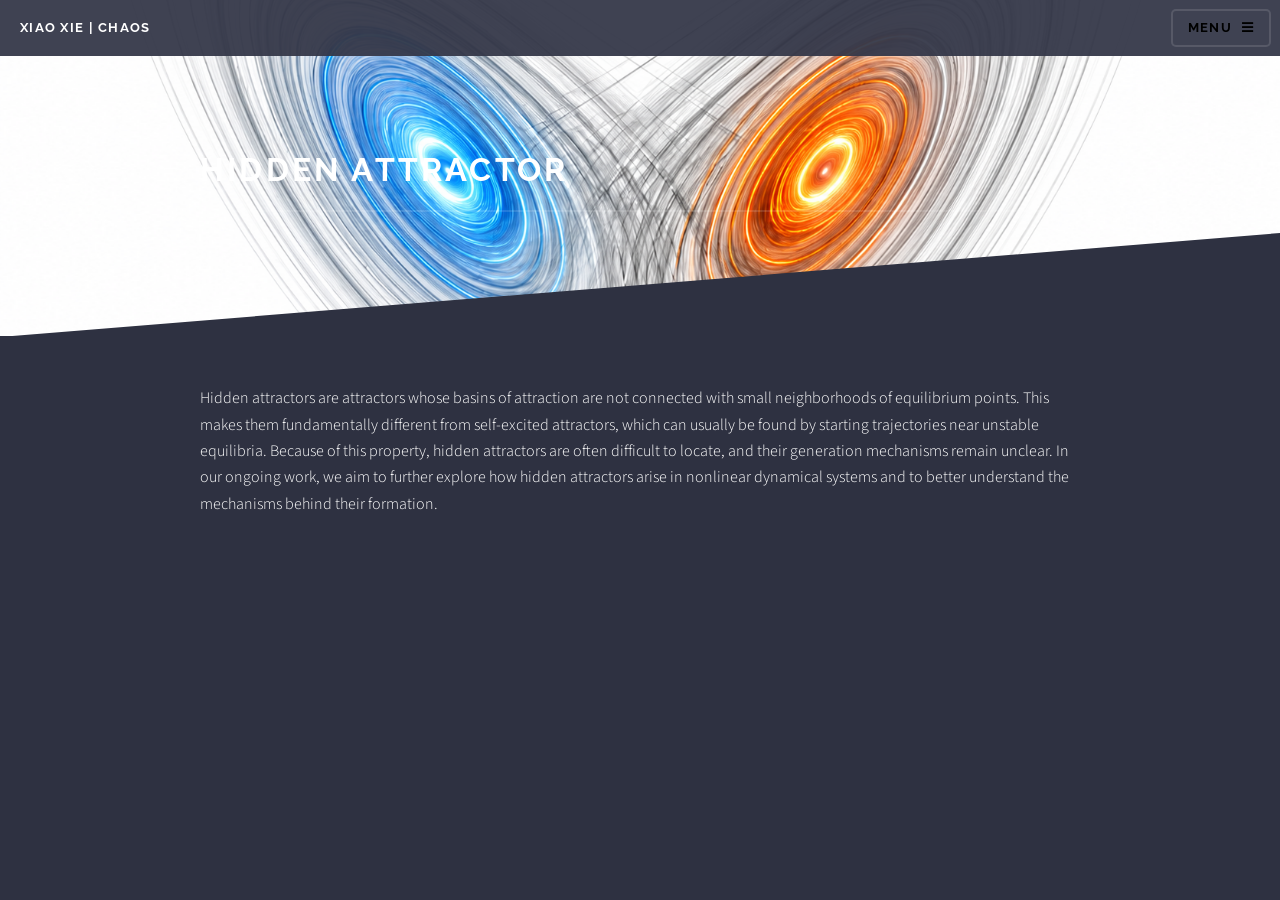
<file: hidden-attractor.html>
﻿<!DOCTYPE HTML>
<!--
	Solid State by HTML5 UP
	html5up.net | @ajlkn
	Free for personal and commercial use under the CCA 3.0 license (html5up.net/license)
-->
<html>
	<head>
		<title>Hidden Attractor</title>
		<meta charset="utf-8" />
		<meta name="viewport" content="width=device-width, initial-scale=1, user-scalable=no" />
		<link rel="stylesheet" href="assets/css/main.css?v=hidden-compact" />
		<noscript><link rel="stylesheet" href="assets/css/noscript.css" /></noscript>
	</head>
	<body class="is-preload detail-page hidden-attractor-page">

		<!-- Page Wrapper -->
			<div id="page-wrapper">

				<!-- Header -->
					<header id="header">
						<h1><a href="index.html">XIAO XIE | CHAOS</a></h1>
						<nav>
							<a href="#menu">Menu</a>
						</nav>
					</header>

				<!-- Menu -->
					<nav id="menu">
						<div class="inner">
							<h2>Menu</h2>
							<ul class="links">
								<li><a href="index.html">Home</a></li>
								<li><a href="index.html#four">About Me</a></li>
								<li><a href="ladderpath.html">Ladderpath</a></li>
								<li><a href="basin.html">Basin of Attraction</a></li>
								<li><a href="hidden-attractor.html">Hidden Attractor</a></li>
							</ul>
							<a href="#" class="close">Close</a>
						</div>
					</nav>

				<!-- Wrapper -->
					<section id="wrapper">
						<header>
							<div class="inner">
								<h2>Hidden Attractor</h2>
							</div>
						</header>
						<!-- Content -->
							<div class="wrapper">
								<div class="inner">

									<p>Hidden attractors are attractors whose basins of attraction are not connected with small neighborhoods of equilibrium points. This makes them fundamentally different from self-excited attractors, which can usually be found by starting trajectories near unstable equilibria. Because of this property, hidden attractors are often difficult to locate, and their generation mechanisms remain unclear. In our ongoing work, we aim to further explore how hidden attractors arise in nonlinear dynamical systems and to better understand the mechanisms behind their formation.</p>

								</div>
							</div>
					</section>

				<!-- Footer -->
					<section id="footer">
						<div class="inner">
							<ul class="copyright">
								<li>&copy; Xiao Xie. All rights reserved.</li><li>Design: <a href="http://html5up.net">HTML5 UP</a></li>
							</ul>
						</div>
					</section>

			</div>

		<!-- Scripts -->
			<script src="assets/js/jquery.min.js"></script>
			<script src="assets/js/jquery.scrollex.min.js"></script>
			<script src="assets/js/browser.min.js"></script>
			<script src="assets/js/breakpoints.min.js"></script>
			<script src="assets/js/util.js"></script>
			<script src="assets/js/main.js"></script>

	</body>
</html>
</file>
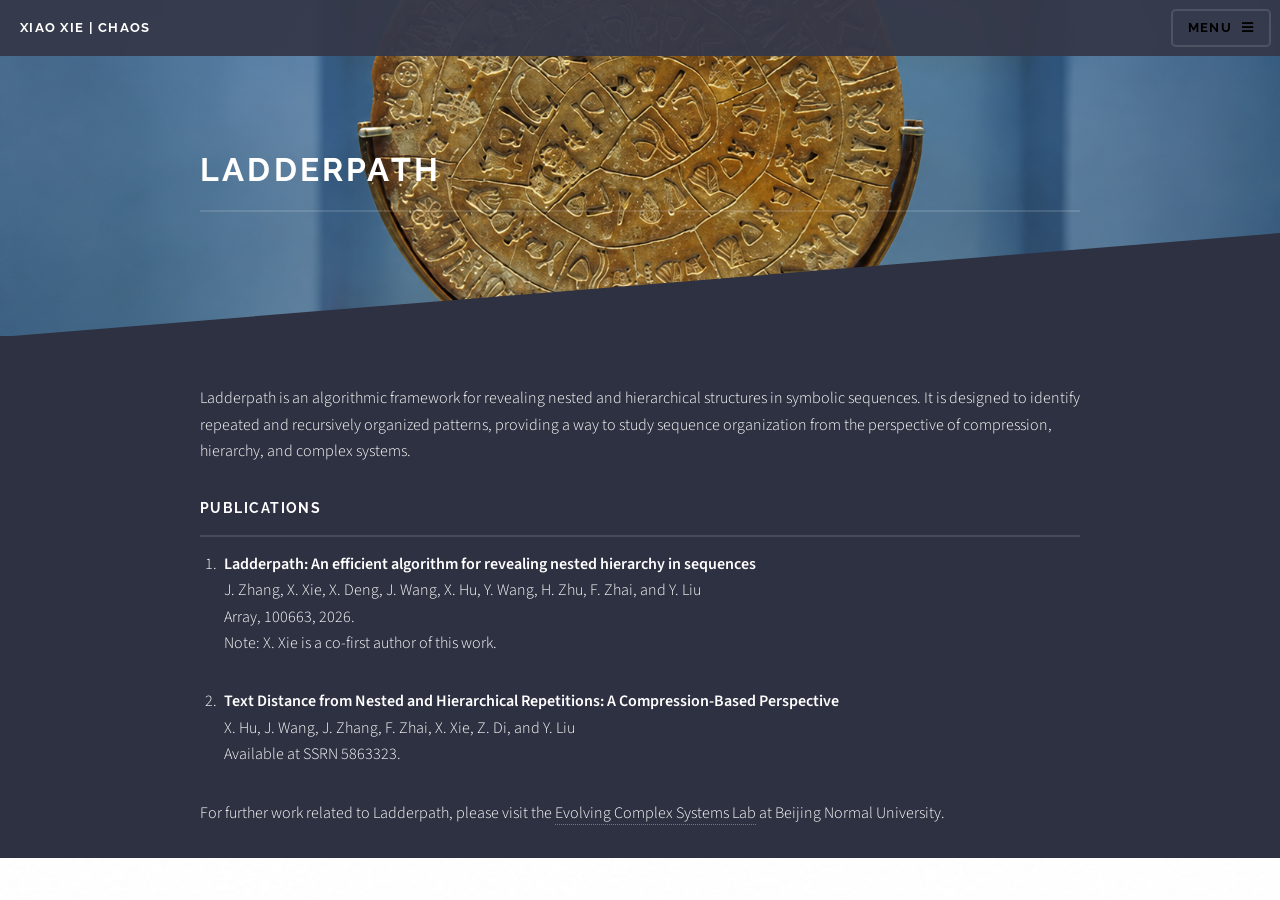
<file: ladderpath.html>
﻿<!DOCTYPE HTML>
<!--
	Solid State by HTML5 UP
	html5up.net | @ajlkn
	Free for personal and commercial use under the CCA 3.0 license (html5up.net/license)
-->
<html>
	<head>
		<title>Ladderpath</title>
		<meta charset="utf-8" />
		<meta name="viewport" content="width=device-width, initial-scale=1, user-scalable=no" />
		<link rel="stylesheet" href="assets/css/main.css?v=ladderpath-compact" />
		<noscript><link rel="stylesheet" href="assets/css/noscript.css" /></noscript>
	</head>
	<body class="is-preload detail-page ladderpath-page">

		<!-- Page Wrapper -->
			<div id="page-wrapper">

				<!-- Header -->
					<header id="header">
						<h1><a href="index.html">XIAO XIE | CHAOS</a></h1>
						<nav>
							<a href="#menu">Menu</a>
						</nav>
					</header>

				<!-- Menu -->
					<nav id="menu">
						<div class="inner">
							<h2>Menu</h2>
							<ul class="links">
								<li><a href="index.html">Home</a></li>
								<li><a href="index.html#four">About Me</a></li>
								<li><a href="ladderpath.html">Ladderpath</a></li>
								<li><a href="basin.html">Basin of Attraction</a></li>
            					<li><a href="hidden-attractor.html">Hidden Attractor</a></li>
							</ul>
							<a href="#" class="close">Close</a>
						</div>
					</nav>

				<!-- Wrapper -->
					<section id="wrapper">
						<header>
							<div class="inner">
								<h2>Ladderpath</h2>
							</div>
						</header>

						<!-- Content -->
							<div class="wrapper">
								<div class="inner">

									<p>Ladderpath is an algorithmic framework for revealing nested and hierarchical structures in symbolic sequences. It is designed to identify repeated and recursively organized patterns, providing a way to study sequence organization from the perspective of compression, hierarchy, and complex systems.</p>

									<h3 class="major">Publications</h3>
									<ol>
										<li>
											<p><strong>Ladderpath: An efficient algorithm for revealing nested hierarchy in sequences</strong><br />
											J. Zhang, X. Xie, X. Deng, J. Wang, X. Hu, Y. Wang, H. Zhu, F. Zhai, and Y. Liu<br />
											Array, 100663, 2026.<br />
											Note: X. Xie is a co-first author of this work.</p>
										</li>
										<li>
											<p><strong>Text Distance from Nested and Hierarchical Repetitions: A Compression-Based Perspective</strong><br />
											X. Hu, J. Wang, J. Zhang, F. Zhai, X. Xie, Z. Di, and Y. Liu<br />
											Available at SSRN 5863323.</p>
										</li>
									</ol>

									<p>For further work related to Ladderpath, please visit the <a href="https://www.ecslab.live/homepage">Evolving Complex Systems Lab</a> at Beijing Normal University.</p>

								</div>
							</div>

					</section>

				<!-- Footer -->
					<section id="footer">
						<div class="inner">
							<h2 class="major">Get in touch</h2>
							<p>Cras mattis ante fermentum, malesuada neque vitae, eleifend erat. Phasellus non pulvinar erat. Fusce tincidunt, nisl eget mattis egestas, purus ipsum consequat orci, sit amet lobortis lorem lacus in tellus. Sed ac elementum arcu. Quisque placerat auctor laoreet.</p>
							<form method="post" action="#">
								<div class="fields">
									<div class="field">
										<label for="name">Name</label>
										<input type="text" name="name" id="name" />
									</div>
									<div class="field">
										<label for="email">Email</label>
										<input type="email" name="email" id="email" />
									</div>
									<div class="field">
										<label for="message">Message</label>
										<textarea name="message" id="message" rows="4"></textarea>
									</div>
								</div>
								<ul class="actions">
									<li><input type="submit" value="Send Message" /></li>
								</ul>
							</form>
							<ul class="contact">
								<li class="icon solid fa-home">
									Untitled Inc<br />
									1234 Somewhere Road Suite #2894<br />
									Nashville, TN 00000-0000
								</li>
								<li class="icon solid fa-phone">(000) 000-0000</li>
								<li class="icon solid fa-envelope"><a href="#">information@untitled.tld</a></li>
								<li class="icon brands fa-twitter"><a href="#">twitter.com/untitled-tld</a></li>
								<li class="icon brands fa-facebook-f"><a href="#">facebook.com/untitled-tld</a></li>
								<li class="icon brands fa-instagram"><a href="#">instagram.com/untitled-tld</a></li>
							</ul>
							<ul class="copyright">
								<li>&copy; Untitled Inc. All rights reserved.</li><li>Design: <a href="http://html5up.net">HTML5 UP</a></li>
							</ul>
						</div>
					</section>

			</div>

		<!-- Scripts -->
			<script src="assets/js/jquery.min.js"></script>
			<script src="assets/js/jquery.scrollex.min.js"></script>
			<script src="assets/js/browser.min.js"></script>
			<script src="assets/js/breakpoints.min.js"></script>
			<script src="assets/js/util.js"></script>
			<script src="assets/js/main.js"></script>

	</body>
</html>
</file>
<file: assets/css/noscript.css>
/*
	Solid State by HTML5 UP
	html5up.net | @ajlkn
	Free for personal and commercial use under the CCA 3.0 license (html5up.net/license)
*/

/* Banner */

	body.is-preload #banner .logo {
		-moz-transform: none;
		-webkit-transform: none;
		-ms-transform: none;
		transform: none;
		opacity: 1;
	}

	body.is-preload #banner h2 {
		opacity: 1;
		-moz-transform: none;
		-webkit-transform: none;
		-ms-transform: none;
		transform: none;
		-moz-filter: none;
		-webkit-filter: none;
		-ms-filter: none;
		filter: none;
	}

	body.is-preload #banner p {
		opacity: 01;
		-moz-transform: none;
		-webkit-transform: none;
		-ms-transform: none;
		transform: none;
		-moz-filter: none;
		-webkit-filter: none;
		-ms-filter: none;
		filter: none;
	}
</file>
<file: assets/css/main.css>
﻿@import url(fontawesome-all.min.css);
@import url("https://fonts.googleapis.com/css?family=Raleway:200,700|Source+Sans+Pro:300,600,300italic,600italic");

/*
	Solid State by HTML5 UP
	html5up.net | @ajlkn
	Free for personal and commercial use under the CCA 3.0 license (html5up.net/license)
*/

html, body, div, span, applet, object,
iframe, h1, h2, h3, h4, h5, h6, p, blockquote,
pre, a, abbr, acronym, address, big, cite,
code, del, dfn, em, img, ins, kbd, q, s, samp,
small, strike, strong, sub, sup, tt, var, b,
u, i, center, dl, dt, dd, ol, ul, li, fieldset,
form, label, legend, table, caption, tbody,
tfoot, thead, tr, th, td, article, aside,
canvas, details, embed, figure, figcaption,
footer, header, hgroup, menu, nav, output, ruby,
section, summary, time, mark, audio, video {
	margin: 0;
	padding: 0;
	border: 0;
	font-size: 100%;
	font: inherit;
	vertical-align: baseline;}

article, aside, details, figcaption, figure,
footer, header, hgroup, menu, nav, section {
	display: block;}

body {
	line-height: 1;
}

ol, ul {
	list-style: none;
}

blockquote, q {
	quotes: none;
}

	blockquote:before, blockquote:after, q:before, q:after {
		content: '';
		content: none;
	}

table {
	border-collapse: collapse;
	border-spacing: 0;
}

body {
	-webkit-text-size-adjust: none;
}

mark {
	background-color: transparent;
	color: inherit;
}

input::-moz-focus-inner {
	border: 0;
	padding: 0;
}

input, select, textarea {
	-moz-appearance: none;
	-webkit-appearance: none;
	-ms-appearance: none;
	appearance: none;
}

/* Basic */

	@-ms-viewport {
		width: device-width;
	}

	body {
		-ms-overflow-style: scrollbar;
	}

	@media screen and (max-width: 480px) {

		html, body {
			min-width: 320px;
		}

	}

	html {
		box-sizing: border-box;
	}

	*, *:before, *:after {
		box-sizing: inherit;
	}

	body {
		background-color: #2e3141;
		background-image: linear-gradient(to top, rgba(46, 49, 65, 0.8), rgba(46, 49, 65, 0.8)), url("../../images/bg.jpg");
		background-size: auto,
 cover;
		background-attachment: fixed,
 fixed;
		background-position: center,
 center;
	}

		body.is-preload *, body.is-preload *:before, body.is-preload *:after {
			-moz-animation: none !important;
			-webkit-animation: none !important;
			-ms-animation: none !important;
			animation: none !important;
			-moz-transition: none !important;
			-webkit-transition: none !important;
			-ms-transition: none !important;
			transition: none !important;
		}

/* Type */

	body, input, select, textarea {
		color: #ffffff;
		font-family: "Source Sans Pro", Helvetica, sans-serif;
		font-size: 16.5pt;
		font-weight: 300;
		line-height: 1.65;
	}

		@media screen and (max-width: 1680px) {

			body, input, select, textarea {
				font-size: 13pt;
			}

		}

		@media screen and (max-width: 1280px) {

			body, input, select, textarea {
				font-size: 12pt;
			}

		}

		@media screen and (max-width: 980px) {

			body, input, select, textarea {
				font-size: 12pt;
			}

		}

		@media screen and (max-width: 736px) {

			body, input, select, textarea {
				font-size: 12pt;
			}

		}

		@media screen and (max-width: 480px) {

			body, input, select, textarea {
				font-size: 12pt;
			}

		}

	a {
		-moz-transition: color 0.2s ease-in-out, border-bottom-color 0.2s ease-in-out;
		-webkit-transition: color 0.2s ease-in-out, border-bottom-color 0.2s ease-in-out;
		-ms-transition: color 0.2s ease-in-out, border-bottom-color 0.2s ease-in-out;
		transition: color 0.2s ease-in-out, border-bottom-color 0.2s ease-in-out;
		border-bottom: dotted 1px rgba(255, 255, 255, 0.35);
		color: #ffffff;
		text-decoration: none;
	}

		a:hover {
			border-bottom-color: transparent;
			color: #ffffff !important;
		}

		a.special:not(.button) {
			text-decoration: none;
			border-bottom: 0;
			display: block;
			font-family: Raleway, Helvetica, sans-serif;
			font-size: 0.8em;
			font-weight: 700;
			letter-spacing: 0.1em;
			margin: 0 0 2em 0;
			text-transform: uppercase;
		}

			a.special:not(.button):before {
				-moz-osx-font-smoothing: grayscale;
				-webkit-font-smoothing: antialiased;
				display: inline-block;
				font-style: normal;
				font-variant: normal;
				text-rendering: auto;
				line-height: 1;
				text-transform: none !important;
				font-family: 'Font Awesome 5 Free';
				font-weight: 900;
			}

			a.special:not(.button):before {
				-moz-transition: background-color 0.2s ease-in-out;
				-webkit-transition: background-color 0.2s ease-in-out;
				-ms-transition: background-color 0.2s ease-in-out;
				transition: background-color 0.2s ease-in-out;
				border-radius: 100%;
				border: solid 2px rgba(255, 255, 255, 0.125);
				content: '\f105';
				display: inline-block;
				font-size: 1.25em;
				height: 2em;
				line-height: 1.75em;
				margin-right: 0.85em;
				text-align: center;
				text-indent: 0.15em;
				vertical-align: middle;
				width: 2em;
			}

			a.special:not(.button):hover:before {
				background-color: rgba(255, 255, 255, 0.025);
			}

			a.special:not(.button):active:before {
				background-color: rgba(255, 255, 255, 0.075);
			}

	strong, b {
		color: #ffffff;
		font-weight: 600;
	}

	em, i {
		font-style: italic;
	}

	p {
		margin: 0 0 2em 0;
	}

	h1, h2, h3, h4, h5, h6 {
		color: #ffffff;
		font-family: Raleway, Helvetica, sans-serif;
		font-weight: 700;
		letter-spacing: 0.1em;
		margin: 0 0 1em 0;
		text-transform: uppercase;
	}

		h1 a, h2 a, h3 a, h4 a, h5 a, h6 a {
			color: inherit;
			text-decoration: none;
			border-bottom: 0;
		}

		h1 span, h2 span, h3 span, h4 span, h5 span, h6 span {
			font-weight: 200;
		}

		h1.major, h2.major, h3.major, h4.major, h5.major, h6.major {
			padding-bottom: 1em;
			border-bottom: solid 2px rgba(255, 255, 255, 0.125);
		}

	h2 {
		font-size: 1.2em;
	}

	h3 {
		font-size: 0.9em;
	}

	h4 {
		font-size: 0.7em;
	}

	h5 {
		font-size: 0.7em;
	}

	h6 {
		font-size: 0.7em;
	}

	@media screen and (max-width: 736px) {

		h2 {
			font-size: 1em;
		}

		h3 {
			font-size: 0.8em;
		}

	}

	sub {
		font-size: 0.8em;
		position: relative;
		top: 0.5em;
	}

	sup {
		font-size: 0.8em;
		position: relative;
		top: -0.5em;
	}

	blockquote {
		border-left: solid 4px rgba(255, 255, 255, 0.125);
		font-style: italic;
		margin: 0 0 2em 0;
		padding: 0.5em 0 0.5em 2em;
	}

	code {
		background: rgba(255, 255, 255, 0.025);
		border-radius: 5px;
		border: solid 2px rgba(255, 255, 255, 0.125);
		font-family: "Courier New", monospace;
		font-size: 0.9em;
		margin: 0 0.25em;
		padding: 0.25em 0.65em;
	}

	pre {
		-webkit-overflow-scrolling: touch;
		font-family: "Courier New", monospace;
		font-size: 0.9em;
		margin: 0 0 2em 0;
	}

		pre code {
			display: block;
			line-height: 1.75em;
			padding: 1em 1.5em;
			overflow-x: auto;
		}

	hr {
		border: 0;
		border-bottom: solid 2px rgba(255, 255, 255, 0.125);
		margin: 2.5em 0;
	}

		hr.major {
			margin: 4em 0;
		}

	.align-left {
		text-align: left;
	}

	.align-center {
		text-align: center;
	}

	.align-right {
		text-align: right;
	}

/* Row */

	.row {
		display: flex;
		flex-wrap: wrap;
		box-sizing: border-box;
		align-items: stretch;
	}

		.row > * {
			box-sizing: border-box;
		}

		.row.gtr-uniform > * > :last-child {
			margin-bottom: 0;
		}

		.row.aln-left {
			justify-content: flex-start;
		}

		.row.aln-center {
			justify-content: center;
		}

		.row.aln-right {
			justify-content: flex-end;
		}

		.row.aln-top {
			align-items: flex-start;
		}

		.row.aln-middle {
			align-items: center;
		}

		.row.aln-bottom {
			align-items: flex-end;
		}

		.row > .imp {
			order: -1;
		}

		.row > .col-1 {
			width: 8.33333%;
		}

		.row > .off-1 {
			margin-left: 8.33333%;
		}

		.row > .col-2 {
			width: 16.66667%;
		}

		.row > .off-2 {
			margin-left: 16.66667%;
		}

		.row > .col-3 {
			width: 25%;
		}

		.row > .off-3 {
			margin-left: 25%;
		}

		.row > .col-4 {
			width: 33.33333%;
		}

		.row > .off-4 {
			margin-left: 33.33333%;
		}

		.row > .col-5 {
			width: 41.66667%;
		}

		.row > .off-5 {
			margin-left: 41.66667%;
		}

		.row > .col-6 {
			width: 50%;
		}

		.row > .off-6 {
			margin-left: 50%;
		}

		.row > .col-7 {
			width: 58.33333%;
		}

		.row > .off-7 {
			margin-left: 58.33333%;
		}

		.row > .col-8 {
			width: 66.66667%;
		}

		.row > .off-8 {
			margin-left: 66.66667%;
		}

		.row > .col-9 {
			width: 75%;
		}

		.row > .off-9 {
			margin-left: 75%;
		}

		.row > .col-10 {
			width: 83.33333%;
		}

		.row > .off-10 {
			margin-left: 83.33333%;
		}

		.row > .col-11 {
			width: 91.66667%;
		}

		.row > .off-11 {
			margin-left: 91.66667%;
		}

		.row > .col-12 {
			width: 100%;
		}

		.row > .off-12 {
			margin-left: 100%;
		}

		.row.gtr-0 {
			margin-top: 0;
			margin-left: 0em;
		}

			.row.gtr-0 > * {
				padding: 0 0 0 0em;
			}

			.row.gtr-0.gtr-uniform {
				margin-top: 0em;
			}

				.row.gtr-0.gtr-uniform > * {
					padding-top: 0em;
				}

		.row.gtr-25 {
			margin-top: 0;
			margin-left: -0.4375em;
		}

			.row.gtr-25 > * {
				padding: 0 0 0 0.4375em;
			}

			.row.gtr-25.gtr-uniform {
				margin-top: -0.4375em;
			}

				.row.gtr-25.gtr-uniform > * {
					padding-top: 0.4375em;
				}

		.row.gtr-50 {
			margin-top: 0;
			margin-left: -0.875em;
		}

			.row.gtr-50 > * {
				padding: 0 0 0 0.875em;
			}

			.row.gtr-50.gtr-uniform {
				margin-top: -0.875em;
			}

				.row.gtr-50.gtr-uniform > * {
					padding-top: 0.875em;
				}

		.row {
			margin-top: 0;
			margin-left: -1.75em;
		}

			.row > * {
				padding: 0 0 0 1.75em;
			}

			.row.gtr-uniform {
				margin-top: -1.75em;
			}

				.row.gtr-uniform > * {
					padding-top: 1.75em;
				}

		.row.gtr-150 {
			margin-top: 0;
			margin-left: -2.625em;
		}

			.row.gtr-150 > * {
				padding: 0 0 0 2.625em;
			}

			.row.gtr-150.gtr-uniform {
				margin-top: -2.625em;
			}

				.row.gtr-150.gtr-uniform > * {
					padding-top: 2.625em;
				}

		.row.gtr-200 {
			margin-top: 0;
			margin-left: -3.5em;
		}

			.row.gtr-200 > * {
				padding: 0 0 0 3.5em;
			}

			.row.gtr-200.gtr-uniform {
				margin-top: -3.5em;
			}

				.row.gtr-200.gtr-uniform > * {
					padding-top: 3.5em;
				}

		@media screen and (max-width: 1680px) {

			.row {
				display: flex;
				flex-wrap: wrap;
				box-sizing: border-box;
				align-items: stretch;
			}

				.row > * {
					box-sizing: border-box;
				}

				.row.gtr-uniform > * > :last-child {
					margin-bottom: 0;
				}

				.row.aln-left {
					justify-content: flex-start;
				}

				.row.aln-center {
					justify-content: center;
				}

				.row.aln-right {
					justify-content: flex-end;
				}

				.row.aln-top {
					align-items: flex-start;
				}

				.row.aln-middle {
					align-items: center;
				}

				.row.aln-bottom {
					align-items: flex-end;
				}

				.row > .imp-xlarge {
					order: -1;
				}

				.row > .col-1-xlarge {
					width: 8.33333%;
				}

				.row > .off-1-xlarge {
					margin-left: 8.33333%;
				}

				.row > .col-2-xlarge {
					width: 16.66667%;
				}

				.row > .off-2-xlarge {
					margin-left: 16.66667%;
				}

				.row > .col-3-xlarge {
					width: 25%;
				}

				.row > .off-3-xlarge {
					margin-left: 25%;
				}

				.row > .col-4-xlarge {
					width: 33.33333%;
				}

				.row > .off-4-xlarge {
					margin-left: 33.33333%;
				}

				.row > .col-5-xlarge {
					width: 41.66667%;
				}

				.row > .off-5-xlarge {
					margin-left: 41.66667%;
				}

				.row > .col-6-xlarge {
					width: 50%;
				}

				.row > .off-6-xlarge {
					margin-left: 50%;
				}

				.row > .col-7-xlarge {
					width: 58.33333%;
				}

				.row > .off-7-xlarge {
					margin-left: 58.33333%;
				}

				.row > .col-8-xlarge {
					width: 66.66667%;
				}

				.row > .off-8-xlarge {
					margin-left: 66.66667%;
				}

				.row > .col-9-xlarge {
					width: 75%;
				}

				.row > .off-9-xlarge {
					margin-left: 75%;
				}

				.row > .col-10-xlarge {
					width: 83.33333%;
				}

				.row > .off-10-xlarge {
					margin-left: 83.33333%;
				}

				.row > .col-11-xlarge {
					width: 91.66667%;
				}

				.row > .off-11-xlarge {
					margin-left: 91.66667%;
				}

				.row > .col-12-xlarge {
					width: 100%;
				}

				.row > .off-12-xlarge {
					margin-left: 100%;
				}

				.row.gtr-0 {
					margin-top: 0;
					margin-left: 0em;
				}

					.row.gtr-0 > * {
						padding: 0 0 0 0em;
					}

					.row.gtr-0.gtr-uniform {
						margin-top: 0em;
					}

						.row.gtr-0.gtr-uniform > * {
							padding-top: 0em;
						}

				.row.gtr-25 {
					margin-top: 0;
					margin-left: -0.4375em;
				}

					.row.gtr-25 > * {
						padding: 0 0 0 0.4375em;
					}

					.row.gtr-25.gtr-uniform {
						margin-top: -0.4375em;
					}

						.row.gtr-25.gtr-uniform > * {
							padding-top: 0.4375em;
						}

				.row.gtr-50 {
					margin-top: 0;
					margin-left: -0.875em;
				}

					.row.gtr-50 > * {
						padding: 0 0 0 0.875em;
					}

					.row.gtr-50.gtr-uniform {
						margin-top: -0.875em;
					}

						.row.gtr-50.gtr-uniform > * {
							padding-top: 0.875em;
						}

				.row {
					margin-top: 0;
					margin-left: -1.75em;
				}

					.row > * {
						padding: 0 0 0 1.75em;
					}

					.row.gtr-uniform {
						margin-top: -1.75em;
					}

						.row.gtr-uniform > * {
							padding-top: 1.75em;
						}

				.row.gtr-150 {
					margin-top: 0;
					margin-left: -2.625em;
				}

					.row.gtr-150 > * {
						padding: 0 0 0 2.625em;
					}

					.row.gtr-150.gtr-uniform {
						margin-top: -2.625em;
					}

						.row.gtr-150.gtr-uniform > * {
							padding-top: 2.625em;
						}

				.row.gtr-200 {
					margin-top: 0;
					margin-left: -3.5em;
				}

					.row.gtr-200 > * {
						padding: 0 0 0 3.5em;
					}

					.row.gtr-200.gtr-uniform {
						margin-top: -3.5em;
					}

						.row.gtr-200.gtr-uniform > * {
							padding-top: 3.5em;
						}

		}

		@media screen and (max-width: 1280px) {

			.row {
				display: flex;
				flex-wrap: wrap;
				box-sizing: border-box;
				align-items: stretch;
			}

				.row > * {
					box-sizing: border-box;
				}

				.row.gtr-uniform > * > :last-child {
					margin-bottom: 0;
				}

				.row.aln-left {
					justify-content: flex-start;
				}

				.row.aln-center {
					justify-content: center;
				}

				.row.aln-right {
					justify-content: flex-end;
				}

				.row.aln-top {
					align-items: flex-start;
				}

				.row.aln-middle {
					align-items: center;
				}

				.row.aln-bottom {
					align-items: flex-end;
				}

				.row > .imp-large {
					order: -1;
				}

				.row > .col-1-large {
					width: 8.33333%;
				}

				.row > .off-1-large {
					margin-left: 8.33333%;
				}

				.row > .col-2-large {
					width: 16.66667%;
				}

				.row > .off-2-large {
					margin-left: 16.66667%;
				}

				.row > .col-3-large {
					width: 25%;
				}

				.row > .off-3-large {
					margin-left: 25%;
				}

				.row > .col-4-large {
					width: 33.33333%;
				}

				.row > .off-4-large {
					margin-left: 33.33333%;
				}

				.row > .col-5-large {
					width: 41.66667%;
				}

				.row > .off-5-large {
					margin-left: 41.66667%;
				}

				.row > .col-6-large {
					width: 50%;
				}

				.row > .off-6-large {
					margin-left: 50%;
				}

				.row > .col-7-large {
					width: 58.33333%;
				}

				.row > .off-7-large {
					margin-left: 58.33333%;
				}

				.row > .col-8-large {
					width: 66.66667%;
				}

				.row > .off-8-large {
					margin-left: 66.66667%;
				}

				.row > .col-9-large {
					width: 75%;
				}

				.row > .off-9-large {
					margin-left: 75%;
				}

				.row > .col-10-large {
					width: 83.33333%;
				}

				.row > .off-10-large {
					margin-left: 83.33333%;
				}

				.row > .col-11-large {
					width: 91.66667%;
				}

				.row > .off-11-large {
					margin-left: 91.66667%;
				}

				.row > .col-12-large {
					width: 100%;
				}

				.row > .off-12-large {
					margin-left: 100%;
				}

				.row.gtr-0 {
					margin-top: 0;
					margin-left: 0em;
				}

					.row.gtr-0 > * {
						padding: 0 0 0 0em;
					}

					.row.gtr-0.gtr-uniform {
						margin-top: 0em;
					}

						.row.gtr-0.gtr-uniform > * {
							padding-top: 0em;
						}

				.row.gtr-25 {
					margin-top: 0;
					margin-left: -0.4375em;
				}

					.row.gtr-25 > * {
						padding: 0 0 0 0.4375em;
					}

					.row.gtr-25.gtr-uniform {
						margin-top: -0.4375em;
					}

						.row.gtr-25.gtr-uniform > * {
							padding-top: 0.4375em;
						}

				.row.gtr-50 {
					margin-top: 0;
					margin-left: -0.875em;
				}

					.row.gtr-50 > * {
						padding: 0 0 0 0.875em;
					}

					.row.gtr-50.gtr-uniform {
						margin-top: -0.875em;
					}

						.row.gtr-50.gtr-uniform > * {
							padding-top: 0.875em;
						}

				.row {
					margin-top: 0;
					margin-left: -1.75em;
				}

					.row > * {
						padding: 0 0 0 1.75em;
					}

					.row.gtr-uniform {
						margin-top: -1.75em;
					}

						.row.gtr-uniform > * {
							padding-top: 1.75em;
						}

				.row.gtr-150 {
					margin-top: 0;
					margin-left: -2.625em;
				}

					.row.gtr-150 > * {
						padding: 0 0 0 2.625em;
					}

					.row.gtr-150.gtr-uniform {
						margin-top: -2.625em;
					}

						.row.gtr-150.gtr-uniform > * {
							padding-top: 2.625em;
						}

				.row.gtr-200 {
					margin-top: 0;
					margin-left: -3.5em;
				}

					.row.gtr-200 > * {
						padding: 0 0 0 3.5em;
					}

					.row.gtr-200.gtr-uniform {
						margin-top: -3.5em;
					}

						.row.gtr-200.gtr-uniform > * {
							padding-top: 3.5em;
						}

		}

		@media screen and (max-width: 980px) {

			.row {
				display: flex;
				flex-wrap: wrap;
				box-sizing: border-box;
				align-items: stretch;
			}

				.row > * {
					box-sizing: border-box;
				}

				.row.gtr-uniform > * > :last-child {
					margin-bottom: 0;
				}

				.row.aln-left {
					justify-content: flex-start;
				}

				.row.aln-center {
					justify-content: center;
				}

				.row.aln-right {
					justify-content: flex-end;
				}

				.row.aln-top {
					align-items: flex-start;
				}

				.row.aln-middle {
					align-items: center;
				}

				.row.aln-bottom {
					align-items: flex-end;
				}

				.row > .imp-medium {
					order: -1;
				}

				.row > .col-1-medium {
					width: 8.33333%;
				}

				.row > .off-1-medium {
					margin-left: 8.33333%;
				}

				.row > .col-2-medium {
					width: 16.66667%;
				}

				.row > .off-2-medium {
					margin-left: 16.66667%;
				}

				.row > .col-3-medium {
					width: 25%;
				}

				.row > .off-3-medium {
					margin-left: 25%;
				}

				.row > .col-4-medium {
					width: 33.33333%;
				}

				.row > .off-4-medium {
					margin-left: 33.33333%;
				}

				.row > .col-5-medium {
					width: 41.66667%;
				}

				.row > .off-5-medium {
					margin-left: 41.66667%;
				}

				.row > .col-6-medium {
					width: 50%;
				}

				.row > .off-6-medium {
					margin-left: 50%;
				}

				.row > .col-7-medium {
					width: 58.33333%;
				}

				.row > .off-7-medium {
					margin-left: 58.33333%;
				}

				.row > .col-8-medium {
					width: 66.66667%;
				}

				.row > .off-8-medium {
					margin-left: 66.66667%;
				}

				.row > .col-9-medium {
					width: 75%;
				}

				.row > .off-9-medium {
					margin-left: 75%;
				}

				.row > .col-10-medium {
					width: 83.33333%;
				}

				.row > .off-10-medium {
					margin-left: 83.33333%;
				}

				.row > .col-11-medium {
					width: 91.66667%;
				}

				.row > .off-11-medium {
					margin-left: 91.66667%;
				}

				.row > .col-12-medium {
					width: 100%;
				}

				.row > .off-12-medium {
					margin-left: 100%;
				}

				.row.gtr-0 {
					margin-top: 0;
					margin-left: 0em;
				}

					.row.gtr-0 > * {
						padding: 0 0 0 0em;
					}

					.row.gtr-0.gtr-uniform {
						margin-top: 0em;
					}

						.row.gtr-0.gtr-uniform > * {
							padding-top: 0em;
						}

				.row.gtr-25 {
					margin-top: 0;
					margin-left: -0.4375em;
				}

					.row.gtr-25 > * {
						padding: 0 0 0 0.4375em;
					}

					.row.gtr-25.gtr-uniform {
						margin-top: -0.4375em;
					}

						.row.gtr-25.gtr-uniform > * {
							padding-top: 0.4375em;
						}

				.row.gtr-50 {
					margin-top: 0;
					margin-left: -0.875em;
				}

					.row.gtr-50 > * {
						padding: 0 0 0 0.875em;
					}

					.row.gtr-50.gtr-uniform {
						margin-top: -0.875em;
					}

						.row.gtr-50.gtr-uniform > * {
							padding-top: 0.875em;
						}

				.row {
					margin-top: 0;
					margin-left: -1.75em;
				}

					.row > * {
						padding: 0 0 0 1.75em;
					}

					.row.gtr-uniform {
						margin-top: -1.75em;
					}

						.row.gtr-uniform > * {
							padding-top: 1.75em;
						}

				.row.gtr-150 {
					margin-top: 0;
					margin-left: -2.625em;
				}

					.row.gtr-150 > * {
						padding: 0 0 0 2.625em;
					}

					.row.gtr-150.gtr-uniform {
						margin-top: -2.625em;
					}

						.row.gtr-150.gtr-uniform > * {
							padding-top: 2.625em;
						}

				.row.gtr-200 {
					margin-top: 0;
					margin-left: -3.5em;
				}

					.row.gtr-200 > * {
						padding: 0 0 0 3.5em;
					}

					.row.gtr-200.gtr-uniform {
						margin-top: -3.5em;
					}

						.row.gtr-200.gtr-uniform > * {
							padding-top: 3.5em;
						}

		}

		@media screen and (max-width: 736px) {

			.row {
				display: flex;
				flex-wrap: wrap;
				box-sizing: border-box;
				align-items: stretch;
			}

				.row > * {
					box-sizing: border-box;
				}

				.row.gtr-uniform > * > :last-child {
					margin-bottom: 0;
				}

				.row.aln-left {
					justify-content: flex-start;
				}

				.row.aln-center {
					justify-content: center;
				}

				.row.aln-right {
					justify-content: flex-end;
				}

				.row.aln-top {
					align-items: flex-start;
				}

				.row.aln-middle {
					align-items: center;
				}

				.row.aln-bottom {
					align-items: flex-end;
				}

				.row > .imp-small {
					order: -1;
				}

				.row > .col-1-small {
					width: 8.33333%;
				}

				.row > .off-1-small {
					margin-left: 8.33333%;
				}

				.row > .col-2-small {
					width: 16.66667%;
				}

				.row > .off-2-small {
					margin-left: 16.66667%;
				}

				.row > .col-3-small {
					width: 25%;
				}

				.row > .off-3-small {
					margin-left: 25%;
				}

				.row > .col-4-small {
					width: 33.33333%;
				}

				.row > .off-4-small {
					margin-left: 33.33333%;
				}

				.row > .col-5-small {
					width: 41.66667%;
				}

				.row > .off-5-small {
					margin-left: 41.66667%;
				}

				.row > .col-6-small {
					width: 50%;
				}

				.row > .off-6-small {
					margin-left: 50%;
				}

				.row > .col-7-small {
					width: 58.33333%;
				}

				.row > .off-7-small {
					margin-left: 58.33333%;
				}

				.row > .col-8-small {
					width: 66.66667%;
				}

				.row > .off-8-small {
					margin-left: 66.66667%;
				}

				.row > .col-9-small {
					width: 75%;
				}

				.row > .off-9-small {
					margin-left: 75%;
				}

				.row > .col-10-small {
					width: 83.33333%;
				}

				.row > .off-10-small {
					margin-left: 83.33333%;
				}

				.row > .col-11-small {
					width: 91.66667%;
				}

				.row > .off-11-small {
					margin-left: 91.66667%;
				}

				.row > .col-12-small {
					width: 100%;
				}

				.row > .off-12-small {
					margin-left: 100%;
				}

				.row.gtr-0 {
					margin-top: 0;
					margin-left: 0em;
				}

					.row.gtr-0 > * {
						padding: 0 0 0 0em;
					}

					.row.gtr-0.gtr-uniform {
						margin-top: 0em;
					}

						.row.gtr-0.gtr-uniform > * {
							padding-top: 0em;
						}

				.row.gtr-25 {
					margin-top: 0;
					margin-left: -0.3125em;
				}

					.row.gtr-25 > * {
						padding: 0 0 0 0.3125em;
					}

					.row.gtr-25.gtr-uniform {
						margin-top: -0.3125em;
					}

						.row.gtr-25.gtr-uniform > * {
							padding-top: 0.3125em;
						}

				.row.gtr-50 {
					margin-top: 0;
					margin-left: -0.625em;
				}

					.row.gtr-50 > * {
						padding: 0 0 0 0.625em;
					}

					.row.gtr-50.gtr-uniform {
						margin-top: -0.625em;
					}

						.row.gtr-50.gtr-uniform > * {
							padding-top: 0.625em;
						}

				.row {
					margin-top: 0;
					margin-left: -1.25em;
				}

					.row > * {
						padding: 0 0 0 1.25em;
					}

					.row.gtr-uniform {
						margin-top: -1.25em;
					}

						.row.gtr-uniform > * {
							padding-top: 1.25em;
						}

				.row.gtr-150 {
					margin-top: 0;
					margin-left: -1.875em;
				}

					.row.gtr-150 > * {
						padding: 0 0 0 1.875em;
					}

					.row.gtr-150.gtr-uniform {
						margin-top: -1.875em;
					}

						.row.gtr-150.gtr-uniform > * {
							padding-top: 1.875em;
						}

				.row.gtr-200 {
					margin-top: 0;
					margin-left: -2.5em;
				}

					.row.gtr-200 > * {
						padding: 0 0 0 2.5em;
					}

					.row.gtr-200.gtr-uniform {
						margin-top: -2.5em;
					}

						.row.gtr-200.gtr-uniform > * {
							padding-top: 2.5em;
						}

		}

		@media screen and (max-width: 480px) {

			.row {
				display: flex;
				flex-wrap: wrap;
				box-sizing: border-box;
				align-items: stretch;
			}

				.row > * {
					box-sizing: border-box;
				}

				.row.gtr-uniform > * > :last-child {
					margin-bottom: 0;
				}

				.row.aln-left {
					justify-content: flex-start;
				}

				.row.aln-center {
					justify-content: center;
				}

				.row.aln-right {
					justify-content: flex-end;
				}

				.row.aln-top {
					align-items: flex-start;
				}

				.row.aln-middle {
					align-items: center;
				}

				.row.aln-bottom {
					align-items: flex-end;
				}

				.row > .imp-xsmall {
					order: -1;
				}

				.row > .col-1-xsmall {
					width: 8.33333%;
				}

				.row > .off-1-xsmall {
					margin-left: 8.33333%;
				}

				.row > .col-2-xsmall {
					width: 16.66667%;
				}

				.row > .off-2-xsmall {
					margin-left: 16.66667%;
				}

				.row > .col-3-xsmall {
					width: 25%;
				}

				.row > .off-3-xsmall {
					margin-left: 25%;
				}

				.row > .col-4-xsmall {
					width: 33.33333%;
				}

				.row > .off-4-xsmall {
					margin-left: 33.33333%;
				}

				.row > .col-5-xsmall {
					width: 41.66667%;
				}

				.row > .off-5-xsmall {
					margin-left: 41.66667%;
				}

				.row > .col-6-xsmall {
					width: 50%;
				}

				.row > .off-6-xsmall {
					margin-left: 50%;
				}

				.row > .col-7-xsmall {
					width: 58.33333%;
				}

				.row > .off-7-xsmall {
					margin-left: 58.33333%;
				}

				.row > .col-8-xsmall {
					width: 66.66667%;
				}

				.row > .off-8-xsmall {
					margin-left: 66.66667%;
				}

				.row > .col-9-xsmall {
					width: 75%;
				}

				.row > .off-9-xsmall {
					margin-left: 75%;
				}

				.row > .col-10-xsmall {
					width: 83.33333%;
				}

				.row > .off-10-xsmall {
					margin-left: 83.33333%;
				}

				.row > .col-11-xsmall {
					width: 91.66667%;
				}

				.row > .off-11-xsmall {
					margin-left: 91.66667%;
				}

				.row > .col-12-xsmall {
					width: 100%;
				}

				.row > .off-12-xsmall {
					margin-left: 100%;
				}

				.row.gtr-0 {
					margin-top: 0;
					margin-left: 0em;
				}

					.row.gtr-0 > * {
						padding: 0 0 0 0em;
					}

					.row.gtr-0.gtr-uniform {
						margin-top: 0em;
					}

						.row.gtr-0.gtr-uniform > * {
							padding-top: 0em;
						}

				.row.gtr-25 {
					margin-top: 0;
					margin-left: -0.3125em;
				}

					.row.gtr-25 > * {
						padding: 0 0 0 0.3125em;
					}

					.row.gtr-25.gtr-uniform {
						margin-top: -0.3125em;
					}

						.row.gtr-25.gtr-uniform > * {
							padding-top: 0.3125em;
						}

				.row.gtr-50 {
					margin-top: 0;
					margin-left: -0.625em;
				}

					.row.gtr-50 > * {
						padding: 0 0 0 0.625em;
					}

					.row.gtr-50.gtr-uniform {
						margin-top: -0.625em;
					}

						.row.gtr-50.gtr-uniform > * {
							padding-top: 0.625em;
						}

				.row {
					margin-top: 0;
					margin-left: -1.25em;
				}

					.row > * {
						padding: 0 0 0 1.25em;
					}

					.row.gtr-uniform {
						margin-top: -1.25em;
					}

						.row.gtr-uniform > * {
							padding-top: 1.25em;
						}

				.row.gtr-150 {
					margin-top: 0;
					margin-left: -1.875em;
				}

					.row.gtr-150 > * {
						padding: 0 0 0 1.875em;
					}

					.row.gtr-150.gtr-uniform {
						margin-top: -1.875em;
					}

						.row.gtr-150.gtr-uniform > * {
							padding-top: 1.875em;
						}

				.row.gtr-200 {
					margin-top: 0;
					margin-left: -2.5em;
				}

					.row.gtr-200 > * {
						padding: 0 0 0 2.5em;
					}

					.row.gtr-200.gtr-uniform {
						margin-top: -2.5em;
					}

						.row.gtr-200.gtr-uniform > * {
							padding-top: 2.5em;
						}

		}

		@media screen and (max-width: 360px) {

			.row {
				display: flex;
				flex-wrap: wrap;
				box-sizing: border-box;
				align-items: stretch;
			}

				.row > * {
					box-sizing: border-box;
				}

				.row.gtr-uniform > * > :last-child {
					margin-bottom: 0;
				}

				.row.aln-left {
					justify-content: flex-start;
				}

				.row.aln-center {
					justify-content: center;
				}

				.row.aln-right {
					justify-content: flex-end;
				}

				.row.aln-top {
					align-items: flex-start;
				}

				.row.aln-middle {
					align-items: center;
				}

				.row.aln-bottom {
					align-items: flex-end;
				}

				.row > .imp-xxsmall {
					order: -1;
				}

				.row > .col-1-xxsmall {
					width: 8.33333%;
				}

				.row > .off-1-xxsmall {
					margin-left: 8.33333%;
				}

				.row > .col-2-xxsmall {
					width: 16.66667%;
				}

				.row > .off-2-xxsmall {
					margin-left: 16.66667%;
				}

				.row > .col-3-xxsmall {
					width: 25%;
				}

				.row > .off-3-xxsmall {
					margin-left: 25%;
				}

				.row > .col-4-xxsmall {
					width: 33.33333%;
				}

				.row > .off-4-xxsmall {
					margin-left: 33.33333%;
				}

				.row > .col-5-xxsmall {
					width: 41.66667%;
				}

				.row > .off-5-xxsmall {
					margin-left: 41.66667%;
				}

				.row > .col-6-xxsmall {
					width: 50%;
				}

				.row > .off-6-xxsmall {
					margin-left: 50%;
				}

				.row > .col-7-xxsmall {
					width: 58.33333%;
				}

				.row > .off-7-xxsmall {
					margin-left: 58.33333%;
				}

				.row > .col-8-xxsmall {
					width: 66.66667%;
				}

				.row > .off-8-xxsmall {
					margin-left: 66.66667%;
				}

				.row > .col-9-xxsmall {
					width: 75%;
				}

				.row > .off-9-xxsmall {
					margin-left: 75%;
				}

				.row > .col-10-xxsmall {
					width: 83.33333%;
				}

				.row > .off-10-xxsmall {
					margin-left: 83.33333%;
				}

				.row > .col-11-xxsmall {
					width: 91.66667%;
				}

				.row > .off-11-xxsmall {
					margin-left: 91.66667%;
				}

				.row > .col-12-xxsmall {
					width: 100%;
				}

				.row > .off-12-xxsmall {
					margin-left: 100%;
				}

				.row.gtr-0 {
					margin-top: 0;
					margin-left: 0em;
				}

					.row.gtr-0 > * {
						padding: 0 0 0 0em;
					}

					.row.gtr-0.gtr-uniform {
						margin-top: 0em;
					}

						.row.gtr-0.gtr-uniform > * {
							padding-top: 0em;
						}

				.row.gtr-25 {
					margin-top: 0;
					margin-left: -0.3125em;
				}

					.row.gtr-25 > * {
						padding: 0 0 0 0.3125em;
					}

					.row.gtr-25.gtr-uniform {
						margin-top: -0.3125em;
					}

						.row.gtr-25.gtr-uniform > * {
							padding-top: 0.3125em;
						}

				.row.gtr-50 {
					margin-top: 0;
					margin-left: -0.625em;
				}

					.row.gtr-50 > * {
						padding: 0 0 0 0.625em;
					}

					.row.gtr-50.gtr-uniform {
						margin-top: -0.625em;
					}

						.row.gtr-50.gtr-uniform > * {
							padding-top: 0.625em;
						}

				.row {
					margin-top: 0;
					margin-left: -1.25em;
				}

					.row > * {
						padding: 0 0 0 1.25em;
					}

					.row.gtr-uniform {
						margin-top: -1.25em;
					}

						.row.gtr-uniform > * {
							padding-top: 1.25em;
						}

				.row.gtr-150 {
					margin-top: 0;
					margin-left: -1.875em;
				}

					.row.gtr-150 > * {
						padding: 0 0 0 1.875em;
					}

					.row.gtr-150.gtr-uniform {
						margin-top: -1.875em;
					}

						.row.gtr-150.gtr-uniform > * {
							padding-top: 1.875em;
						}

				.row.gtr-200 {
					margin-top: 0;
					margin-left: -2.5em;
				}

					.row.gtr-200 > * {
						padding: 0 0 0 2.5em;
					}

					.row.gtr-200.gtr-uniform {
						margin-top: -2.5em;
					}

						.row.gtr-200.gtr-uniform > * {
							padding-top: 2.5em;
						}

		}

/* Section/Article */

	section.special, article.special {
		text-align: center;
	}

/* Form */

	form {
		margin: 0 0 2em 0;
	}

		form > :last-child {
			margin-bottom: 0;
		}

		form > .fields {
			display: -moz-flex;
			display: -webkit-flex;
			display: -ms-flex;
			display: flex;
			-moz-flex-wrap: wrap;
			-webkit-flex-wrap: wrap;
			-ms-flex-wrap: wrap;
			flex-wrap: wrap;
			width: calc(100% + 3em);
			margin: -1.5em 0 2em -1.5em;
		}

			form > .fields > .field {
				-moz-flex-grow: 0;
				-webkit-flex-grow: 0;
				-ms-flex-grow: 0;
				flex-grow: 0;
				-moz-flex-shrink: 0;
				-webkit-flex-shrink: 0;
				-ms-flex-shrink: 0;
				flex-shrink: 0;
				padding: 1.5em 0 0 1.5em;
				width: calc(100% - 1.5em);
			}

				form > .fields > .field.half {
					width: calc(50% - 0.75em);
				}

				form > .fields > .field.third {
					width: calc(100%/3 - 0.5em);
				}

				form > .fields > .field.quarter {
					width: calc(25% - 0.375em);
				}

		@media screen and (max-width: 480px) {

			form > .fields {
				width: calc(100% + 3em);
				margin: -1.5em 0 2em -1.5em;
			}

				form > .fields > .field {
					padding: 1.5em 0 0 1.5em;
					width: calc(100% - 1.5em);
				}

					form > .fields > .field.half {
						width: calc(100% - 1.5em);
					}

					form > .fields > .field.third {
						width: calc(100% - 1.5em);
					}

					form > .fields > .field.quarter {
						width: calc(100% - 1.5em);
					}

		}

	label {
		color: #ffffff;
		display: block;
		font-family: Raleway, Helvetica, sans-serif;
		font-size: 0.8em;
		font-weight: 700;
		letter-spacing: 0.1em;
		margin: 0 0 0.7em 0;
		text-transform: uppercase;
	}

	input[type="text"],
	input[type="password"],
	input[type="email"],
	input[type="tel"],
	select,
	textarea {
		-moz-appearance: none;
		-webkit-appearance: none;
		-ms-appearance: none;
		appearance: none;
		background: rgba(255, 255, 255, 0.025);
		border-radius: 5px;
		border: none;
		border: solid 2px rgba(255, 255, 255, 0.125);
		color: inherit;
		display: block;
		outline: 0;
		padding: 0 1em;
		text-decoration: none;
		width: 100%;
	}

		input[type="text"]:invalid,
		input[type="password"]:invalid,
		input[type="email"]:invalid,
		input[type="tel"]:invalid,
		select:invalid,
		textarea:invalid {
			box-shadow: none;
		}

		input[type="text"]:focus,
		input[type="password"]:focus,
		input[type="email"]:focus,
		input[type="tel"]:focus,
		select:focus,
		textarea:focus {
			border-color: #5b6ba6;
		}

	select {
		background-image: url("data:image/svg+xml;charset=utf8,%3Csvg xmlns='http://www.w3.org/2000/svg' width='40' height='40' preserveAspectRatio='none' viewBox='0 0 40 40'%3E%3Cpath d='M9.4,12.3l10.4,10.4l10.4-10.4c0.2-0.2,0.5-0.4,0.9-0.4c0.3,0,0.6,0.1,0.9,0.4l3.3,3.3c0.2,0.2,0.4,0.5,0.4,0.9 c0,0.4-0.1,0.6-0.4,0.9L20.7,31.9c-0.2,0.2-0.5,0.4-0.9,0.4c-0.3,0-0.6-0.1-0.9-0.4L4.3,17.3c-0.2-0.2-0.4-0.5-0.4-0.9 c0-0.4,0.1-0.6,0.4-0.9l3.3-3.3c0.2-0.2,0.5-0.4,0.9-0.4S9.1,12.1,9.4,12.3z' fill='rgba(255, 255, 255, 0.125)' /%3E%3C/svg%3E");
		background-size: 1.25rem;
		background-repeat: no-repeat;
		background-position: calc(100% - 1rem) center;
		height: 2.75em;
		padding-right: 2.75em;
		text-overflow: ellipsis;
	}

		select option {
			color: #ffffff;
			background: #2e3141;
		}

		select:focus::-ms-value {
			background-color: transparent;
		}

		select::-ms-expand {
			display: none;
		}

	input[type="text"],
	input[type="password"],
	input[type="email"],
	select {
		height: 2.75em;
	}

	textarea {
		padding: 0.75em 1em;
	}

	input[type="checkbox"],
	input[type="radio"] {
		-moz-appearance: none;
		-webkit-appearance: none;
		-ms-appearance: none;
		appearance: none;
		display: block;
		float: left;
		margin-right: -2em;
		opacity: 0;
		width: 1em;
		z-index: -1;
	}

		input[type="checkbox"] + label,
		input[type="radio"] + label {
			text-decoration: none;
			color: #ffffff;
			cursor: pointer;
			display: inline-block;
			font-size: 1em;
			font-family: "Source Sans Pro", Helvetica, sans-serif;
			text-transform: none;
			letter-spacing: 0;
			font-weight: 300;
			padding-left: 2.4em;
			padding-right: 0.75em;
			position: relative;
		}

			input[type="checkbox"] + label:before,
			input[type="radio"] + label:before {
				-moz-osx-font-smoothing: grayscale;
				-webkit-font-smoothing: antialiased;
				display: inline-block;
				font-style: normal;
				font-variant: normal;
				text-rendering: auto;
				line-height: 1;
				text-transform: none !important;
				font-family: 'Font Awesome 5 Free';
				font-weight: 900;
			}

			input[type="checkbox"] + label:before,
			input[type="radio"] + label:before {
				background: rgba(255, 255, 255, 0.025);
				border-radius: 5px;
				border: solid 2px rgba(255, 255, 255, 0.125);
				content: '';
				display: inline-block;
				font-size: 0.8em;
				height: 2.0625em;
				left: 0;
				line-height: 2.0625em;
				position: absolute;
				text-align: center;
				top: 0;
				width: 2.0625em;
			}

		input[type="checkbox"]:checked + label:before,
		input[type="radio"]:checked + label:before {
			background: #ffffff;
			border-color: #ffffff;
			content: '\f00c';
			color: #2e3141;
		}

		input[type="checkbox"]:focus + label:before,
		input[type="radio"]:focus + label:before {
			border-color: #4c5c96;
		}

	input[type="checkbox"] + label:before {
		border-radius: 5px;
	}

	input[type="radio"] + label:before {
		border-radius: 100%;
	}

	::-webkit-input-placeholder {
		color: rgba(255, 255, 255, 0.35) !important;
		opacity: 1.0;
	}

	:-moz-placeholder {
		color: rgba(255, 255, 255, 0.35) !important;
		opacity: 1.0;
	}

	::-moz-placeholder {
		color: rgba(255, 255, 255, 0.35) !important;
		opacity: 1.0;
	}

	:-ms-input-placeholder {
		color: rgba(255, 255, 255, 0.35) !important;
		opacity: 1.0;
	}

/* Box */

	.box {
		border-radius: 5px;
		border: solid 2px rgba(255, 255, 255, 0.125);
		margin-bottom: 2em;
		padding: 1.5em;
	}

		.box > :last-child,
		.box > :last-child > :last-child,
		.box > :last-child > :last-child > :last-child {
			margin-bottom: 0;
		}

		.box.alt {
			border: 0;
			border-radius: 0;
			padding: 0;
		}

/* Icon */

	.icon {
		text-decoration: none;
		border-bottom: none;
		position: relative;
	}

		.icon:before {
			-moz-osx-font-smoothing: grayscale;
			-webkit-font-smoothing: antialiased;
			display: inline-block;
			font-style: normal;
			font-variant: normal;
			text-rendering: auto;
			line-height: 1;
			text-transform: none !important;
			font-family: 'Font Awesome 5 Free';
			font-weight: 400;
		}

		.icon > .label {
			display: none;
		}

		.icon:before {
			line-height: inherit;
		}

		.icon.solid:before {
			font-weight: 900;
		}

		.icon.brands:before {
			font-family: 'Font Awesome 5 Brands';
		}

/* Image */

	.image {
		border-radius: 5px;
		border: 0;
		display: inline-block;
		position: relative;
	}

		.image img {
			border-radius: 5px;
			display: block;
		}

		.image.left, .image.right {
			max-width: 40%;
		}

			.image.left img, .image.right img {
				width: 100%;
			}

		.image.left {
			float: left;
			padding: 0 1.5em 1em 0;
			top: 0.25em;
		}

		.image.right {
			float: right;
			padding: 0 0 1em 1.5em;
			top: 0.25em;
		}

		.image.fit {
			display: block;
			margin: 0 0 2em 0;
			width: 100%;
		}

			.image.fit img {
				width: 100%;
			}

		.image.main {
			display: block;
			margin: 0 0 3em 0;
			width: 100%;
		}

			.image.main img {
				width: 100%;
			}

/* List */

	ol {
		list-style: decimal;
		margin: 0 0 2em 0;
		padding-left: 1.25em;
	}

		ol li {
			padding-left: 0.25em;
		}

	ul {
		list-style: disc;
		margin: 0 0 2em 0;
		padding-left: 1em;
	}

		ul li {
			padding-left: 0.5em;
		}

		ul.alt {
			list-style: none;
			padding-left: 0;
		}

			ul.alt li {
				border-top: solid 1px rgba(255, 255, 255, 0.125);
				padding: 0.5em 0;
			}

				ul.alt li:first-child {
					border-top: 0;
					padding-top: 0;
				}

	dl {
		margin: 0 0 2em 0;
	}

		dl dt {
			display: block;
			font-weight: 600;
			margin: 0 0 1em 0;
		}

		dl dd {
			margin-left: 2em;
		}

/* Actions */

	ul.actions {
		display: -moz-flex;
		display: -webkit-flex;
		display: -ms-flex;
		display: flex;
		cursor: default;
		list-style: none;
		margin-left: -1em;
		padding-left: 0;
	}

		ul.actions li {
			padding: 0 0 0 1em;
			vertical-align: middle;
		}

		ul.actions.special {
			-moz-justify-content: center;
			-webkit-justify-content: center;
			-ms-justify-content: center;
			justify-content: center;
			width: 100%;
			margin-left: 0;
		}

			ul.actions.special li:first-child {
				padding-left: 0;
			}

		ul.actions.stacked {
			-moz-flex-direction: column;
			-webkit-flex-direction: column;
			-ms-flex-direction: column;
			flex-direction: column;
			margin-left: 0;
		}

			ul.actions.stacked li {
				padding: 1.3em 0 0 0;
			}

				ul.actions.stacked li:first-child {
					padding-top: 0;
				}

		ul.actions.fit {
			width: calc(100% + 1em);
		}

			ul.actions.fit li {
				-moz-flex-grow: 1;
				-webkit-flex-grow: 1;
				-ms-flex-grow: 1;
				flex-grow: 1;
				-moz-flex-shrink: 1;
				-webkit-flex-shrink: 1;
				-ms-flex-shrink: 1;
				flex-shrink: 1;
				width: 100%;
			}

				ul.actions.fit li > * {
					width: 100%;
				}

			ul.actions.fit.stacked {
				width: 100%;
			}

		@media screen and (max-width: 480px) {

			ul.actions:not(.fixed) {
				-moz-flex-direction: column;
				-webkit-flex-direction: column;
				-ms-flex-direction: column;
				flex-direction: column;
				margin-left: 0;
				width: 100% !important;
			}

				ul.actions:not(.fixed) li {
					-moz-flex-grow: 1;
					-webkit-flex-grow: 1;
					-ms-flex-grow: 1;
					flex-grow: 1;
					-moz-flex-shrink: 1;
					-webkit-flex-shrink: 1;
					-ms-flex-shrink: 1;
					flex-shrink: 1;
					padding: 1em 0 0 0;
					text-align: center;
					width: 100%;
				}

					ul.actions:not(.fixed) li > * {
						width: 100%;
					}

					ul.actions:not(.fixed) li:first-child {
						padding-top: 0;
					}

					ul.actions:not(.fixed) li input[type="submit"],
					ul.actions:not(.fixed) li input[type="reset"],
					ul.actions:not(.fixed) li input[type="button"],
					ul.actions:not(.fixed) li button,
					ul.actions:not(.fixed) li .button {
						width: 100%;
					}

						ul.actions:not(.fixed) li input[type="submit"].icon:before,
						ul.actions:not(.fixed) li input[type="reset"].icon:before,
						ul.actions:not(.fixed) li input[type="button"].icon:before,
						ul.actions:not(.fixed) li button.icon:before,
						ul.actions:not(.fixed) li .button.icon:before {
							margin-left: -0.5rem;
						}

		}

/* Icons */

	ul.icons {
		cursor: default;
		list-style: none;
		padding-left: 0;
	}

		ul.icons li {
			display: inline-block;
			padding: 0 1em 0 0;
		}

			ul.icons li:last-child {
				padding-right: 0;
			}

			ul.icons li .icon:before {
				font-size: 1.25em;
			}

/* Contact */

	ul.contact {
		list-style: none;
		padding: 0;
	}

		ul.contact li {
			text-decoration: none;
			margin: 2.5em 0 0 0;
			padding: 0 0 0 3.25em;
			position: relative;
		}

			ul.contact li:before {
				-moz-osx-font-smoothing: grayscale;
				-webkit-font-smoothing: antialiased;
				display: inline-block;
				font-style: normal;
				font-variant: normal;
				text-rendering: auto;
				line-height: 1;
				text-transform: none !important;
				font-family: 'Font Awesome 5 Free';
				font-weight: 400;
			}

			ul.contact li:before {
				border-radius: 100%;
				border: solid 2px rgba(255, 255, 255, 0.125);
				display: inline-block;
				font-size: 0.8em;
				height: 2.5em;
				left: 0;
				line-height: 2.35em;
				position: absolute;
				text-align: center;
				top: 0;
				width: 2.5em;
			}

			ul.contact li:first-child {
				margin-top: 0;
			}

		@media screen and (max-width: 736px) {

			ul.contact li {
				margin: 1.5em 0 0 0;
			}

		}

/* Pagination */

	ul.pagination {
		cursor: default;
		list-style: none;
		padding-left: 0;
	}

		ul.pagination li {
			display: inline-block;
			padding-left: 0;
			vertical-align: middle;
		}

			ul.pagination li > .page {
				-moz-transition: background-color 0.2s ease-in-out, color 0.2s ease-in-out;
				-webkit-transition: background-color 0.2s ease-in-out, color 0.2s ease-in-out;
				-ms-transition: background-color 0.2s ease-in-out, color 0.2s ease-in-out;
				transition: background-color 0.2s ease-in-out, color 0.2s ease-in-out;
				border-bottom: 0;
				border-radius: 5px;
				display: inline-block;
				height: 1.5em;
				line-height: 1.5em;
				margin: 0 0.125em;
				min-width: 1.5em;
				padding: 0 0.5em;
				text-align: center;
			}

				ul.pagination li > .page:hover {
					background-color: rgba(255, 255, 255, 0.025);
				}

				ul.pagination li > .page.active {
					background-color: #4c5c96;
				}

			ul.pagination li:first-child {
				padding-right: 0.75em;
			}

			ul.pagination li:last-child {
				padding-left: 0.75em;
			}

		@media screen and (max-width: 480px) {

			ul.pagination li:nth-child(n+2):nth-last-child(n+2) {
				display: none;
			}

			ul.pagination li .button {
				width: 100%;
			}

			ul.pagination li:first-child {
				width: calc(50% - 2px);
				text-align: left;
				padding-right: 0.325em;
			}

			ul.pagination li:last-child {
				width: calc(50% - 2px);
				text-align: right;
				padding-left: 0.325em;
			}

		}

/* Table */

	.table-wrapper {
		-webkit-overflow-scrolling: touch;
		overflow-x: auto;
	}

	table {
		margin: 0 0 2em 0;
		width: 100%;
	}

		table tbody tr {
			border: solid 1px rgba(255, 255, 255, 0.125);
			border-left: 0;
			border-right: 0;
		}

			table tbody tr:nth-child(2n + 1) {
				background-color: rgba(255, 255, 255, 0.025);
			}

		table td {
			padding: 0.75em 0.75em;
		}

		table th {
			color: #ffffff;
			font-size: 0.9em;
			font-weight: 600;
			padding: 0 0.75em 0.75em 0.75em;
			text-align: left;
		}

		table thead {
			border-bottom: solid 2px rgba(255, 255, 255, 0.125);
		}

		table tfoot {
			border-top: solid 2px rgba(255, 255, 255, 0.125);
		}

		table.alt {
			border-collapse: separate;
		}

			table.alt tbody tr td {
				border: solid 1px rgba(255, 255, 255, 0.125);
				border-left-width: 0;
				border-top-width: 0;
			}

				table.alt tbody tr td:first-child {
					border-left-width: 1px;
				}

			table.alt tbody tr:first-child td {
				border-top-width: 1px;
			}

			table.alt thead {
				border-bottom: 0;
			}

			table.alt tfoot {
				border-top: 0;
			}

/* Button */

	input[type="submit"],
	input[type="reset"],
	input[type="button"],
	button,
	.button {
		-moz-appearance: none;
		-webkit-appearance: none;
		-ms-appearance: none;
		appearance: none;
		-moz-transition: background-color 0.2s ease-in-out;
		-webkit-transition: background-color 0.2s ease-in-out;
		-ms-transition: background-color 0.2s ease-in-out;
		transition: background-color 0.2s ease-in-out;
		background-color: transparent;
		border-radius: 5px;
		border: 0;
		box-shadow: inset 0 0 0 2px rgba(255, 255, 255, 0.125);
		color: #ffffff !important;
		cursor: pointer;
		display: inline-block;
		font-family: Raleway, Helvetica, sans-serif;
		font-size: 0.8em;
		font-weight: 700;
		height: 3.75em;
		letter-spacing: 0.1em;
		line-height: 3.75em;
		padding: 0 2.25em;
		text-align: center;
		text-decoration: none;
		text-transform: uppercase;
		white-space: nowrap;
	}

		input[type="submit"]:hover,
		input[type="reset"]:hover,
		input[type="button"]:hover,
		button:hover,
		.button:hover {
			background-color: rgba(255, 255, 255, 0.025);
		}

		input[type="submit"]:active,
		input[type="reset"]:active,
		input[type="button"]:active,
		button:active,
		.button:active {
			background-color: rgba(255, 255, 255, 0.075);
		}

		input[type="submit"].icon:before,
		input[type="reset"].icon:before,
		input[type="button"].icon:before,
		button.icon:before,
		.button.icon:before {
			margin-right: 0.5em;
			color: rgba(255, 255, 255, 0.35);
		}

		input[type="submit"].primary,
		input[type="reset"].primary,
		input[type="button"].primary,
		button.primary,
		.button.primary {
			background-color: #4c5c96;
			box-shadow: none;
		}

			input[type="submit"].primary:hover,
			input[type="reset"].primary:hover,
			input[type="button"].primary:hover,
			button.primary:hover,
			.button.primary:hover {
				background-color: #53639e;
			}

			input[type="submit"].primary:active,
			input[type="reset"].primary:active,
			input[type="button"].primary:active,
			button.primary:active,
			.button.primary:active {
				background-color: #45558d;
			}

			input[type="submit"].primary.icon:before,
			input[type="reset"].primary.icon:before,
			input[type="button"].primary.icon:before,
			button.primary.icon:before,
			.button.primary.icon:before {
				color: #7985b0;
			}

		input[type="submit"].fit,
		input[type="reset"].fit,
		input[type="button"].fit,
		button.fit,
		.button.fit {
			width: 100%;
		}

		input[type="submit"].small,
		input[type="reset"].small,
		input[type="button"].small,
		button.small,
		.button.small {
			font-size: 0.6em;
		}

		input[type="submit"].large,
		input[type="reset"].large,
		input[type="button"].large,
		button.large,
		.button.large {
			font-size: 1em;
		}

		input[type="submit"].disabled, input[type="submit"]:disabled,
		input[type="reset"].disabled,
		input[type="reset"]:disabled,
		input[type="button"].disabled,
		input[type="button"]:disabled,
		button.disabled,
		button:disabled,
		.button.disabled,
		.button:disabled {
			opacity: 0.25;
		}

		@media screen and (max-width: 480px) {

			input[type="submit"],
			input[type="reset"],
			input[type="button"],
			button,
			.button {
				padding: 0;
			}

		}

/* Features */

	.features {
		display: -moz-flex;
		display: -webkit-flex;
		display: -ms-flex;
		display: flex;
		-moz-flex-wrap: wrap;
		-webkit-flex-wrap: wrap;
		-ms-flex-wrap: wrap;
		flex-wrap: wrap;
		margin: 0 0 2em 0;
	}

		.features article {
			padding: 1.75em 1.75em 0.1em 1.75em ;
			background-color: #353849;
			border-radius: 5px;
			margin: 1.5em 3em 1.5em 0;
			width: calc(50% - 1.5em);
		}

			.features article:nth-child(2n) {
				margin-right: 0;
			}

			.features article .image {
				border-radius: 5px 5px 0 0;
				display: block;
				margin-bottom: 1.75em;
				margin-left: -1.75em;
				margin-top: -1.75em;
				position: relative;
				width: calc(100% + 3.5em);
			}

				.features article .image img {
					border-radius: 5px 5px 0 0;
					width: 100%;
				}

		@media screen and (max-width: 980px) {

			.features article {
				margin: 1em 2em 1em 0;
				width: calc(50% - 1em);
			}

		}

		@media screen and (max-width: 736px) {

			.features article {
				padding: 1.5em 1.5em 0.1em 1.5em ;
				margin: 0.875em 1.75em 0.875em 0;
				width: calc(50% - 0.875em - 1px);
			}

				.features article .image {
					margin-bottom: 1.5em;
					margin-left: -1.5em;
					margin-top: -1.5em;
					width: calc(100% + 3em);
				}

		}

		@media screen and (max-width: 480px) {

			.features {
				display: block;
			}

				.features article {
					width: 100%;
					margin: 0 0 2em 0 !important;
				}

		}

/* Header */

	#header {
		-moz-transition: background-color 0.2s ease-in-out;
		-webkit-transition: background-color 0.2s ease-in-out;
		-ms-transition: background-color 0.2s ease-in-out;
		transition: background-color 0.2s ease-in-out;
		background-color: rgba(53, 56, 73, 0.95);
		height: 3.5em;
		left: 0;
		line-height: 3.5em;
		padding: 0 1.25em;
		position: fixed;
		top: 0;
		width: 100%;
		z-index: 10000;
	}

		#header h1 {
			-moz-transition: opacity 0.2s ease-in-out, visibility 0.2s;
			-webkit-transition: opacity 0.2s ease-in-out, visibility 0.2s;
			-ms-transition: opacity 0.2s ease-in-out, visibility 0.2s;
			transition: opacity 0.2s ease-in-out, visibility 0.2s;
			border-bottom: 0;
			font-size: 0.8em;
			margin-bottom: 0;
			opacity: 1;
			visibility: visible;
		}

			#header h1 a {
				border: 0;
			}

		#header nav {
			font-family: Raleway, Helvetica, sans-serif;
			font-size: 0.8em;
			font-weight: 700;
			height: 3em;
			letter-spacing: 0.1em;
			line-height: 3em;
			position: absolute;
			right: 0.7em;
			text-transform: uppercase;
			top: 0.7em;
		}

			#header nav a {
				border: 0;
				display: inline-block;
				padding: 0 1em;
			}

				#header nav a:before {
					float: right;
					margin-left: 0.75em;
				}

				#header nav a[href="#menu"] {
					text-decoration: none;
					-moz-transition: background-color 0.2s ease-in-out;
					-webkit-transition: background-color 0.2s ease-in-out;
					-ms-transition: background-color 0.2s ease-in-out;
					transition: background-color 0.2s ease-in-out;
					border-radius: 5px;
					box-shadow: inset 0 0 0 2px rgba(255, 255, 255, 0.125);
					padding: 0 1.35em;
				}

					#header nav a[href="#menu"]:before {
						-moz-osx-font-smoothing: grayscale;
						-webkit-font-smoothing: antialiased;
						display: inline-block;
						font-style: normal;
						font-variant: normal;
						text-rendering: auto;
						line-height: 1;
						text-transform: none !important;
						font-family: 'Font Awesome 5 Free';
						font-weight: 900;
					}

					#header nav a[href="#menu"]:before {
						content: '\f0c9';
						line-height: inherit;
					}

					#header nav a[href="#menu"]:hover {
						background-color: rgba(255, 255, 255, 0.025);
					}

					#header nav a[href="#menu"]:active {
						background-color: rgba(255, 255, 255, 0.075);
					}

		#header.alt {
			background-color: transparent;
		}

			#header.alt h1 {
				opacity: 0;
				visibility: hidden;
			}

		@media screen and (max-width: 736px) {

			#header {
				height: 2.75em;
				line-height: 2.75em;
			}

				#header nav {
					top: 0;
					right: 0;
					height: inherit;
					line-height: inherit;
				}

					#header nav a {
						height: inherit;
						line-height: inherit;
					}

						#header nav a[href="#menu"] {
							box-shadow: none;
							padding: 0 1em;
							border-radius: 0;
						}

							#header nav a[href="#menu"]:hover, #header nav a[href="#menu"]:active {
								background-color: inherit;
							}

		}

		@media screen and (max-width: 480px) {

			#header nav a[href="#menu"] {
				width: 4em;
				white-space: nowrap;
				text-indent: 4em;
				position: relative;
			}

				#header nav a[href="#menu"]:before {
					width: inherit;
					position: absolute;
					top: 0;
					left: 0;
					text-indent: 0;
					text-align: right;
					margin-left: 0;
					padding-right: 1.25em;
				}

		}

/* Menu */

	#page-wrapper {
		-moz-transition: -moz-filter 0.25s ease;
		-webkit-transition: -webkit-filter 0.25s ease;
		-ms-transition: -ms-filter 0.25s ease;
		transition: filter 0.25s ease;
	}

	#menu {
		-moz-align-items: center;
		-webkit-align-items: center;
		-ms-align-items: center;
		align-items: center;
		display: -moz-flex;
		display: -webkit-flex;
		display: -ms-flex;
		display: flex;
		-moz-justify-content: center;
		-webkit-justify-content: center;
		-ms-justify-content: center;
		justify-content: center;
		pointer-events: none;
		-moz-transition: opacity 0.35s ease, visibility 0.35s;
		-webkit-transition: opacity 0.35s ease, visibility 0.35s;
		-ms-transition: opacity 0.35s ease, visibility 0.35s;
		transition: opacity 0.35s ease, visibility 0.35s;
		-moz-user-select: none;
		-webkit-user-select: none;
		-ms-user-select: none;
		user-select: none;
		-webkit-tap-highlight-color: rgba(0, 0, 0, 0);
		background: rgba(46, 49, 65, 0.8);
		cursor: default;
		height: 100%;
		left: 0;
		opacity: 0;
		position: fixed;
		text-align: center;
		top: 0;
		visibility: hidden;
		width: 100%;
	}

		#menu .inner {
			padding: 2.5em 1.5em 0.5em 1.5em ;
			-moz-transform: translateY(0.5em);
			-webkit-transform: translateY(0.5em);
			-ms-transform: translateY(0.5em);
			transform: translateY(0.5em);
			-moz-transition: opacity 0.35s ease, -moz-transform 0.35s ease;
			-webkit-transition: opacity 0.35s ease, -webkit-transform 0.35s ease;
			-ms-transition: opacity 0.35s ease, -ms-transform 0.35s ease;
			transition: opacity 0.35s ease, transform 0.35s ease;
			-webkit-overflow-scrolling: touch;
			background: #4c5c96;
			border-radius: 5px;
			display: block;
			max-width: 100%;
			opacity: 0;
			position: relative;
			width: 18em;
		}

		#menu h2 {
			border-bottom: solid 2px rgba(255, 255, 255, 0.125);
			padding-bottom: 1em;
		}

		#menu .close {
			background-image: url("images/close.svg");
			background-position: 75% 25%;
			background-repeat: no-repeat;
			background-size: 2em 2em;
			border: 0;
			content: '';
			display: block;
			height: 4em;
			overflow: hidden;
			position: absolute;
			right: 0;
			text-align: center;
			text-indent: 4em;
			top: 0;
			width: 4em;
		}

		#menu .links {
			list-style: none;
			margin-bottom: 1.5em;
			padding: 0;
		}

			#menu .links li {
				padding: 0;
			}

				#menu .links li a {
					border-radius: 5px;
					border: 0;
					display: block;
					font-family: Raleway, Helvetica, sans-serif;
					font-size: 0.8em;
					font-weight: 200;
					letter-spacing: 0.1em;
					line-height: 1.85em;
					padding: 0.75em 0;
					text-transform: uppercase;
				}

					#menu .links li a:hover {
						background: #45558d;
					}

		@media screen and (max-width: 736px) {

			#menu .inner {
				max-height: 100%;
				overflow-y: auto;
				overflow-x: hidden;
			}

				#menu .inner .close {
					background-size: 1.5em 1.5em;
				}

		}

	body.is-menu-visible #page-wrapper {
		-moz-filter: blur(1.5px);
		-webkit-filter: blur(1.5px);
		-ms-filter: blur(1.5px);
		filter: blur(1.5px);
	}

	body.is-menu-visible #menu {
		pointer-events: auto;
		opacity: 1;
		visibility: visible;
	}

		body.is-menu-visible #menu .inner {
			-moz-transform: translateY(0);
			-webkit-transform: translateY(0);
			-ms-transform: translateY(0);
			transform: translateY(0);
			opacity: 1;
		}

/* Banner */

	#banner {
		padding: 10em 0 4.75em 0 ;
	}

		#banner .inner {
			margin: 0 auto;
			width: 55em;
		}

		#banner .logo {
			-moz-transition: opacity 2s ease, -moz-transform 1s ease;
			-webkit-transition: opacity 2s ease, -webkit-transform 1s ease;
			-ms-transition: opacity 2s ease, -ms-transform 1s ease;
			transition: opacity 2s ease, transform 1s ease;
			-moz-transform: translateY(0);
			-webkit-transform: translateY(0);
			-ms-transform: translateY(0);
			transform: translateY(0);
			opacity: 1;
			margin: 0 0 1.3em 0;
		}

			#banner .logo .icon {
				border-radius: 100%;
				border: solid 2px rgba(255, 255, 255, 0.125);
				cursor: default;
				display: inline-block;
				font-size: 2em;
				height: 2.25em;
				line-height: 2.25em;
				text-align: center;
				width: 2.25em;
			}

		#banner h2 {
			-moz-transition: opacity 0.5s ease, -moz-transform 0.5s ease, -moz-filter 0.25s ease;
			-webkit-transition: opacity 0.5s ease, -webkit-transform 0.5s ease, -webkit-filter 0.25s ease;
			-ms-transition: opacity 0.5s ease, -ms-transform 0.5s ease, -ms-filter 0.25s ease;
			transition: opacity 0.5s ease, transform 0.5s ease, filter 0.25s ease;
			-moz-transform: translateX(0);
			-webkit-transform: translateX(0);
			-ms-transform: translateX(0);
			transform: translateX(0);
			-moz-transition-delay: 0.65s;
			-webkit-transition-delay: 0.65s;
			-ms-transition-delay: 0.65s;
			transition-delay: 0.65s;
			-moz-filter: blur(0);
			-webkit-filter: blur(0);
			-ms-filter: blur(0);
			filter: blur(0);
			opacity: 1;
			border-bottom: solid 2px rgba(255, 255, 255, 0.125);
			font-size: 2.25em;
			margin-bottom: 0.8em;
			padding-bottom: 0.4em;
		}

		#banner p {
			-moz-transition: opacity 0.5s ease, -moz-transform 0.5s ease, -moz-filter 0.25s ease;
			-webkit-transition: opacity 0.5s ease, -webkit-transform 0.5s ease, -webkit-filter 0.25s ease;
			-ms-transition: opacity 0.5s ease, -ms-transform 0.5s ease, -ms-filter 0.25s ease;
			transition: opacity 0.5s ease, transform 0.5s ease, filter 0.25s ease;
			-moz-transform: translateX(0);
			-webkit-transform: translateX(0);
			-ms-transform: translateX(0);
			transform: translateX(0);
			-moz-transition-delay: 0.8s;
			-webkit-transition-delay: 0.8s;
			-ms-transition-delay: 0.8s;
			transition-delay: 0.8s;
			-moz-filter: blur(0);
			-webkit-filter: blur(0);
			-ms-filter: blur(0);
			filter: blur(0);
			opacity: 1;
			font-family: Raleway, Helvetica, sans-serif;
			font-size: 1em;
			font-weight: 200;
			letter-spacing: 0.1em;
			line-height: 2;
			text-transform: uppercase;
		}

		@media screen and (max-width: 1280px) {

			#banner {
				padding: 7em 0 8.25em 0 ;
				background-color: #2e3141;
				background-image: linear-gradient(to top, rgba(46, 49, 65, 0.8), rgba(46, 49, 65, 0.8)), url("../../images/bg.jpg");
				background-size: auto,
 cover;
				background-position: center,
 center;
				margin-bottom: -6.5em;
			}

		}

		@media screen and (max-width: 980px) {

			#banner {
				padding: 12em 3em 12.375em 3em ;
				margin-bottom: -4.75em;
			}

				#banner .inner {
					width: 100%;
				}

		}

		@media screen and (max-width: 736px) {

			#banner {
				padding: 5em 2em 4.25em 2em ;
				margin-bottom: -2.5em;
			}

				#banner .logo {
					margin: 0 0 1em 0;
				}

					#banner .logo .icon {
						font-size: 1.5em;
					}

				#banner h2 {
					font-size: 1.5em;
				}

				#banner p {
					font-size: 0.8em;
				}

		}

		body.is-preload #banner .logo {
			-moz-transform: translateY(0.5em);
			-webkit-transform: translateY(0.5em);
			-ms-transform: translateY(0.5em);
			transform: translateY(0.5em);
			opacity: 0;
		}

		body.is-preload #banner h2 {
			opacity: 0;
			-moz-transform: translateX(0.25em);
			-webkit-transform: translateX(0.25em);
			-ms-transform: translateX(0.25em);
			transform: translateX(0.25em);
			-moz-filter: blur(2px);
			-webkit-filter: blur(2px);
			-ms-filter: blur(2px);
			filter: blur(2px);
		}

		body.is-preload #banner p {
			opacity: 0;
			-moz-transform: translateX(0.5em);
			-webkit-transform: translateX(0.5em);
			-ms-transform: translateX(0.5em);
			transform: translateX(0.5em);
			-moz-filter: blur(2px);
			-webkit-filter: blur(2px);
			-ms-filter: blur(2px);
			filter: blur(2px);
		}

/* Wrapper */

	#wrapper > header {
		padding: 11em 0 2.25em 0 ;
	}

		#wrapper > header .inner {
			margin: 0 auto;
			width: 55em;
		}

		#wrapper > header h2 {
			border-bottom: solid 2px rgba(255, 255, 255, 0.125);
			font-size: 2em;
			margin-bottom: 0.8em;
			padding-bottom: 0.4em;
		}

		#wrapper > header p {
			font-family: Raleway, Helvetica, sans-serif;
			font-size: 1em;
			font-weight: 200;
			letter-spacing: 0.1em;
			line-height: 2;
			text-transform: uppercase;
		}

	@media screen and (max-width: 1280px) {

		#wrapper > header {
			padding: 9em 0 6.25em 0 ;
			background-color: #2e3141;
			background-image: linear-gradient(to top, rgba(46, 49, 65, 0.8), rgba(46, 49, 65, 0.8)), url("../../images/bg.jpg");
			background-size: auto,
 cover;
			background-position: center,
 0% 30%;
			margin-bottom: -6.5em;
		}

	}

	@media screen and (max-width: 980px) {

		#wrapper > header {
			padding: 11em 3em 7.375em 3em ;
			background-size: auto,
 cover;
			background-position: center,
 0% 0%;
			margin-bottom: -4.75em;
		}

			#wrapper > header .inner {
				width: 100%;
			}

	}

	@media screen and (max-width: 736px) {

		#wrapper > header {
			padding: 6.5em 2em 3em 2em ;
			background-size: auto,
 125%;
			margin-bottom: -2.5em;
		}

			#wrapper > header h2 {
				font-size: 1.25em;
			}

			#wrapper > header p {
				font-size: 0.8em;
			}

	}

	.wrapper {
		background-color: #2e3141;
		margin: 6.5em 0;
		position: relative;
	}

		.wrapper:before, .wrapper:after {
			background-image: url("data:image/svg+xml;charset=utf8,%3Csvg xmlns='http://www.w3.org/2000/svg' width='100' height='100' viewBox='0 0 100 100' preserveAspectRatio='none'%3E%3Cpolygon points='0,100 100,0 100,100' style='fill:%232e3141%3B' /%3E%3C/svg%3E");
		}

		.wrapper:before {
			box-shadow: inset 0 -1px 0 0 #2e3141, 0 1px 0 0 #2e3141;
		}

		.wrapper:after {
			box-shadow: inset 0 -1px 0 0 #2e3141, 0 1px 0 0 #2e3141;
		}

		.wrapper:before, .wrapper:after {
			background-repeat: no-repeat;
			background-size: 100% 100%;
			content: '';
			display: block;
			height: 6.5em;
			position: absolute;
			width: 100%;
		}

		.wrapper:before {
			left: 0;
			top: -6.5em;
		}

		.wrapper:after {
			-moz-transform: scaleY(-1);
			-webkit-transform: scaleY(-1);
			-ms-transform: scaleY(-1);
			transform: scaleY(-1);
			bottom: -6.5em;
			left: 0;
		}

		.wrapper.alt:before {
			-moz-transform: scaleX(-1);
			-webkit-transform: scaleX(-1);
			-ms-transform: scaleX(-1);
			transform: scaleX(-1);
		}

		.wrapper.alt:after {
			-moz-transform: scaleY(-1) scaleX(-1);
			-webkit-transform: scaleY(-1) scaleX(-1);
			-ms-transform: scaleY(-1) scaleX(-1);
			transform: scaleY(-1) scaleX(-1);
		}

		.wrapper .inner {
			padding: 3em 0 1em 0 ;
			margin: 0 auto;
			width: 55em;
		}

		.wrapper.style2 {
			background-color: #353849;
		}

			.wrapper.style2:before, .wrapper.style2:after {
				background-image: url("data:image/svg+xml;charset=utf8,%3Csvg xmlns='http://www.w3.org/2000/svg' width='100' height='100' viewBox='0 0 100 100' preserveAspectRatio='none'%3E%3Cpolygon points='0,100 100,0 100,100' style='fill:%23353849%3B' /%3E%3C/svg%3E");
			}

			.wrapper.style2:before {
				box-shadow: inset 0 -1px 0 0 #353849, 0 1px 0 0 #353849;
			}

			.wrapper.style2:after {
				box-shadow: inset 0 -1px 0 0 #353849, 0 1px 0 0 #353849;
			}

		.wrapper.style3 {
			background-color: #3d4051;
		}

			.wrapper.style3:before, .wrapper.style3:after {
				background-image: url("data:image/svg+xml;charset=utf8,%3Csvg xmlns='http://www.w3.org/2000/svg' width='100' height='100' viewBox='0 0 100 100' preserveAspectRatio='none'%3E%3Cpolygon points='0,100 100,0 100,100' style='fill:%233d4051%3B' /%3E%3C/svg%3E");
			}

			.wrapper.style3:before {
				box-shadow: inset 0 -1px 0 0 #3d4051, 0 1px 0 0 #3d4051;
			}

			.wrapper.style3:after {
				box-shadow: inset 0 -1px 0 0 #3d4051, 0 1px 0 0 #3d4051;
			}

		.wrapper.style4 {
			background-color: #454858;
		}

			.wrapper.style4:before, .wrapper.style4:after {
				background-image: url("data:image/svg+xml;charset=utf8,%3Csvg xmlns='http://www.w3.org/2000/svg' width='100' height='100' viewBox='0 0 100 100' preserveAspectRatio='none'%3E%3Cpolygon points='0,100 100,0 100,100' style='fill:%23454858%3B' /%3E%3C/svg%3E");
			}

			.wrapper.style4:before {
				box-shadow: inset 0 -1px 0 0 #454858, 0 1px 0 0 #454858;
			}

			.wrapper.style4:after {
				box-shadow: inset 0 -1px 0 0 #454858, 0 1px 0 0 #454858;
			}

		.wrapper.style5 {
			background-color: #4d5060;
		}

			.wrapper.style5:before, .wrapper.style5:after {
				background-image: url("data:image/svg+xml;charset=utf8,%3Csvg xmlns='http://www.w3.org/2000/svg' width='100' height='100' viewBox='0 0 100 100' preserveAspectRatio='none'%3E%3Cpolygon points='0,100 100,0 100,100' style='fill:%234d5060%3B' /%3E%3C/svg%3E");
			}

			.wrapper.style5:before {
				box-shadow: inset 0 -1px 0 0 #4d5060, 0 1px 0 0 #4d5060;
			}

			.wrapper.style5:after {
				box-shadow: inset 0 -1px 0 0 #4d5060, 0 1px 0 0 #4d5060;
			}

		.wrapper.style6 {
			background-color: #555867;
		}

			.wrapper.style6:before, .wrapper.style6:after {
				background-image: url("data:image/svg+xml;charset=utf8,%3Csvg xmlns='http://www.w3.org/2000/svg' width='100' height='100' viewBox='0 0 100 100' preserveAspectRatio='none'%3E%3Cpolygon points='0,100 100,0 100,100' style='fill:%23555867%3B' /%3E%3C/svg%3E");
			}

			.wrapper.style6:before {
				box-shadow: inset 0 -1px 0 0 #555867, 0 1px 0 0 #555867;
			}

			.wrapper.style6:after {
				box-shadow: inset 0 -1px 0 0 #555867, 0 1px 0 0 #555867;
			}

		.wrapper.spotlight {
			background-color: #4c5c96;
		}

			.wrapper.spotlight:before, .wrapper.spotlight:after {
				background-image: url("data:image/svg+xml;charset=utf8,%3Csvg xmlns='http://www.w3.org/2000/svg' width='100' height='100' viewBox='0 0 100 100' preserveAspectRatio='none'%3E%3Cpolygon points='0,100 100,0 100,100' style='fill:%234c5c96%3B' /%3E%3C/svg%3E");
			}

			.wrapper.spotlight:before {
				box-shadow: inset 0 -1px 0 0 #4c5c96, 0 1px 0 0 #4c5c96;
			}

			.wrapper.spotlight:after {
				box-shadow: inset 0 -1px 0 0 #4c5c96, 0 1px 0 0 #4c5c96;
			}

			.wrapper.spotlight .inner {
				display: -moz-flex;
				display: -webkit-flex;
				display: -ms-flex;
				display: flex;
				-moz-align-items: center;
				-webkit-align-items: center;
				-ms-align-items: center;
				align-items: center;
				-moz-flex-direction: row;
				-webkit-flex-direction: row;
				-ms-flex-direction: row;
				flex-direction: row;
			}

			.wrapper.spotlight .image {
				border-radius: 100%;
				margin: 0 3em 2em 0;
				width: 22em;
				overflow: hidden;
				-ms-flex: 1;
			}

				.wrapper.spotlight .image img {
					border-radius: 100%;
					width: 100%;
				}

			.wrapper.spotlight .content {
				width: 100%;
				-ms-flex: 2;
			}

			.wrapper.spotlight:nth-child(2n - 1) .inner {
				-moz-flex-direction: row-reverse;
				-webkit-flex-direction: row-reverse;
				-ms-flex-direction: row-reverse;
				flex-direction: row-reverse;
				text-align: right;
			}

			.wrapper.spotlight:nth-child(2n - 1) .image {
				margin: 0 0 2em 3em;
			}

			.wrapper.spotlight.style2 {
				background-color: #45558d;
			}

				.wrapper.spotlight.style2:before, .wrapper.spotlight.style2:after {
					background-image: url("data:image/svg+xml;charset=utf8,%3Csvg xmlns='http://www.w3.org/2000/svg' width='100' height='100' viewBox='0 0 100 100' preserveAspectRatio='none'%3E%3Cpolygon points='0,100 100,0 100,100' style='fill:%2345558d%3B' /%3E%3C/svg%3E");
				}

				.wrapper.spotlight.style2:before {
					box-shadow: inset 0 -1px 0 0 #45558d, 0 1px 0 0 #45558d;
				}

				.wrapper.spotlight.style2:after {
					box-shadow: inset 0 -1px 0 0 #45558d, 0 1px 0 0 #45558d;
				}

			.wrapper.spotlight.style3 {
				background-color: #3f4e85;
			}

				.wrapper.spotlight.style3:before, .wrapper.spotlight.style3:after {
					background-image: url("data:image/svg+xml;charset=utf8,%3Csvg xmlns='http://www.w3.org/2000/svg' width='100' height='100' viewBox='0 0 100 100' preserveAspectRatio='none'%3E%3Cpolygon points='0,100 100,0 100,100' style='fill:%233f4e85%3B' /%3E%3C/svg%3E");
				}

				.wrapper.spotlight.style3:before {
					box-shadow: inset 0 -1px 0 0 #3f4e85, 0 1px 0 0 #3f4e85;
				}

				.wrapper.spotlight.style3:after {
					box-shadow: inset 0 -1px 0 0 #3f4e85, 0 1px 0 0 #3f4e85;
				}

			.wrapper.spotlight.style4 {
				background-color: #39477c;
			}

				.wrapper.spotlight.style4:before, .wrapper.spotlight.style4:after {
					background-image: url("data:image/svg+xml;charset=utf8,%3Csvg xmlns='http://www.w3.org/2000/svg' width='100' height='100' viewBox='0 0 100 100' preserveAspectRatio='none'%3E%3Cpolygon points='0,100 100,0 100,100' style='fill:%2339477c%3B' /%3E%3C/svg%3E");
				}

				.wrapper.spotlight.style4:before {
					box-shadow: inset 0 -1px 0 0 #39477c, 0 1px 0 0 #39477c;
				}

				.wrapper.spotlight.style4:after {
					box-shadow: inset 0 -1px 0 0 #39477c, 0 1px 0 0 #39477c;
				}

			.wrapper.spotlight.style5 {
				background-color: #324072;
			}

				.wrapper.spotlight.style5:before, .wrapper.spotlight.style5:after {
					background-image: url("data:image/svg+xml;charset=utf8,%3Csvg xmlns='http://www.w3.org/2000/svg' width='100' height='100' viewBox='0 0 100 100' preserveAspectRatio='none'%3E%3Cpolygon points='0,100 100,0 100,100' style='fill:%23324072%3B' /%3E%3C/svg%3E");
				}

				.wrapper.spotlight.style5:before {
					box-shadow: inset 0 -1px 0 0 #324072, 0 1px 0 0 #324072;
				}

				.wrapper.spotlight.style5:after {
					box-shadow: inset 0 -1px 0 0 #324072, 0 1px 0 0 #324072;
				}

			.wrapper.spotlight.style6 {
				background-color: #2d3a69;
			}

				.wrapper.spotlight.style6:before, .wrapper.spotlight.style6:after {
					background-image: url("data:image/svg+xml;charset=utf8,%3Csvg xmlns='http://www.w3.org/2000/svg' width='100' height='100' viewBox='0 0 100 100' preserveAspectRatio='none'%3E%3Cpolygon points='0,100 100,0 100,100' style='fill:%232d3a69%3B' /%3E%3C/svg%3E");
				}

				.wrapper.spotlight.style6:before {
					box-shadow: inset 0 -1px 0 0 #2d3a69, 0 1px 0 0 #2d3a69;
				}

				.wrapper.spotlight.style6:after {
					box-shadow: inset 0 -1px 0 0 #2d3a69, 0 1px 0 0 #2d3a69;
				}

		@media screen and (max-width: 980px) {

			.wrapper {
				margin: 4.75em 0;
			}

				.wrapper:before, .wrapper:after {
					height: 4.75em;
				}

				.wrapper:before {
					top: -4.75em;
				}

				.wrapper:after {
					bottom: -4.75em;
					left: 0;
				}

				.wrapper .inner {
					padding: 3em 3em 1em 3em ;
					width: 100%;
				}

				.wrapper.spotlight .image {
					margin: 0 2em 2em 0;
					width: 32em;
				}

				.wrapper.spotlight:nth-child(2n - 1) .image {
					margin: 0 0 2em 2em;
				}

		}

		@media screen and (max-width: 736px) {

			.wrapper {
				margin: 2.5em 0;
			}

				.wrapper:before, .wrapper:after {
					height: 2.5em;
				}

				.wrapper:before {
					top: -2.5em;
				}

				.wrapper:after {
					bottom: -2.5em;
					left: 0;
				}

				.wrapper .inner {
					padding: 2em 2em 0.1em 2em ;
				}

				.wrapper.spotlight .inner {
					-moz-align-items: -moz-flex-start;
					-webkit-align-items: -webkit-flex-start;
					-ms-align-items: -ms-flex-start;
					align-items: flex-start;
				}

				.wrapper.spotlight .image {
					width: 19em;
					margin: 0 1.75em 2em 0;
				}

				.wrapper.spotlight:nth-child(2n - 1) .image {
					margin: 0 0 2em 1.75em;
				}

		}

		@media screen and (max-width: 480px) {

			.wrapper.spotlight .inner {
				display: block;
			}

			.wrapper.spotlight .image {
				margin: 0 0 1em 0 !important;
				max-width: 85%;
				width: 12em;
			}

		}

		@media screen and (max-width: 360px) {

			.wrapper .inner {
				padding: 2em 1.5em 0.1em 1.5em ;
			}

		}

/* Footer */

	#footer .inner {
		padding: 5em 0 3em 0 ;
		display: -moz-flex;
		display: -webkit-flex;
		display: -ms-flex;
		display: flex;
		-moz-flex-direction: row;
		-webkit-flex-direction: row;
		-ms-flex-direction: row;
		flex-direction: row;
		-moz-flex-wrap: wrap;
		-webkit-flex-wrap: wrap;
		-ms-flex-wrap: wrap;
		flex-wrap: wrap;
		margin: 0 auto;
		width: 55em;
	}

		#footer .inner > * {
			width: 100%;
		}

		#footer .inner form {
			margin: 0 3em 0 0;
			width: calc(50% - 1.5em);
		}

		#footer .inner .contact {
			width: calc(50% - 1.5em);
		}

		#footer .inner .copyright {
			border-top: solid 2px rgba(255, 255, 255, 0.125);
			list-style: none;
			margin: 4em 0 2em 0;
			padding: 2em 0 0 0;
			width: 100%;
		}

			#footer .inner .copyright li {
				border-left: solid 2px rgba(255, 255, 255, 0.125);
				color: rgba(255, 255, 255, 0.35);
				display: inline-block;
				font-size: 0.9em;
				line-height: 1;
				margin-left: 1em;
				padding: 0;
				padding-left: 1em;
			}

				#footer .inner .copyright li:first-child {
					border-left: 0;
					margin-left: 0;
					padding-left: 0;
				}

				#footer .inner .copyright li a {
					color: inherit;
				}

	@media screen and (max-width: 1280px) {

		#footer {
			background-color: #2e3141;
			background-image: linear-gradient(to top, rgba(46, 49, 65, 0.8), rgba(46, 49, 65, 0.8)), url("../../images/bg.jpg");
			background-size: auto,
 cover;
			background-position: center,
 center;
			margin-top: -6.5em;
			padding-top: 6.5em;
		}

	}

	@media screen and (max-width: 980px) {

		#footer {
			margin-top: -4.75em;
			padding-top: 4.75em;
		}

			#footer .inner {
				padding: 3em 3em 1em 3em ;
				display: block;
				width: 100%;
			}

				#footer .inner form {
					width: 100%;
					margin: 0 0 4em 0;
				}

				#footer .inner .contact {
					width: 100%;
					margin: 0 0 4em 0;
				}

				#footer .inner .copyright {
					margin: 4em 0 2em 0;
				}

	}

	@media screen and (max-width: 736px) {

		#footer {
			margin-top: -2.5em;
			padding-top: 2.5em;
		}

			#footer .inner {
				padding: 2em 2em 0.1em 2em ;
			}

				#footer .inner form {
					margin: 0 0 3em 0;
				}

				#footer .inner .contact {
					margin: 0 0 3em 0;
				}

	}

	@media screen and (max-width: 480px) {

		#footer .inner .copyright li {
			border-left: 0;
			display: block;
			margin: 1em 0 0 0;
			padding-left: 0;
		}

			#footer .inner .copyright li:first-child {
				margin-top: 0;
			}

	}

	@media screen and (max-width: 360px) {

		#footer .inner {
			padding: 2em 1.5em 0.1em 1.5em ;
		}

	}
/* Custom site overrides */
body {
	background-color: #ffffff;
	background-image: url("../images/attractor.png");
	background-repeat: no-repeat;
	background-size: cover;
	background-position: center top;
}

#banner h2 {
	border-bottom-color: rgba(0, 0, 0, 0.25);
	color: #000000;
	font-size: 2.65em;
}

#banner p {
	color: #000000;
	font-size: 1.12em;
	font-weight: 700;
	text-transform: none;
}

#banner .logo .icon {
	border-color: rgba(0, 0, 0, 0.25);
	color: #000000;
}

#header nav a {
	border-color: rgba(0, 0, 0, 0.25);
	color: #000000;
}

@media screen and (max-width: 1280px) {
	#banner, #wrapper > header, #footer {
		background-image: url("../images/attractor.png");
		background-repeat: no-repeat;
		background-size: cover;
		background-position: center top;
	}
}

#wrapper {
	background: transparent !important;
}

#one.wrapper.spotlight.style1,
#two.wrapper.spotlight.style2,
#three.wrapper.spotlight.style3 {
	background-color: transparent !important;
	background-repeat: no-repeat !important;
	background-size: cover !important;
	background-position: center center !important;
	margin-bottom: 0 !important;
	min-height: 35em;
	overflow: hidden;
	padding: 0;
	position: relative;
}

#one.wrapper.spotlight.style1 {
	background-image: url("../images/ladderpath.png") !important;
	clip-path: polygon(0 12%, 100% 0, 100% 100%, 0 84%);
	margin-top: 0 !important;
}

#two.wrapper.spotlight.style2 {
	background-image: url("../images/basin.png") !important;
	clip-path: polygon(0 0, 100% 12%, 100% 84%, 0 100%);
	margin-top: -7em !important;
}

#three.wrapper.spotlight.style3 {
	background-image: url("../images/threeattractor.png") !important;
	clip-path: polygon(0 12%, 100% 0, 100% 100%, 0 84%);
	margin-top: -7em !important;
}

#one.wrapper.spotlight.style1:before,
#two.wrapper.spotlight.style2:before,
#three.wrapper.spotlight.style3:before {
	background-image: none !important;
	box-shadow: none !important;
	content: '' !important;
	display: block !important;
	height: auto !important;
	inset: 0;
	pointer-events: none;
	position: absolute;
	transition: background-color 0.28s ease, opacity 0.28s ease;
	width: auto !important;
	z-index: 1;
}

#one.wrapper.spotlight.style1:before {
	background-color: rgba(188, 218, 245, 0.86) !important;
}

#two.wrapper.spotlight.style2:before {
	background-color: rgba(220, 198, 244, 0.86) !important;
}

#three.wrapper.spotlight.style3:before {
	background-color: rgba(248, 248, 242, 0.9) !important;
}

#one.wrapper.spotlight.style1:hover:before,
#one.wrapper.spotlight.style1:has(.inner:hover):before,
#two.wrapper.spotlight.style2:hover:before,
#two.wrapper.spotlight.style2:has(.inner:hover):before,
#three.wrapper.spotlight.style3:hover:before,
#three.wrapper.spotlight.style3:has(.inner:hover):before {
	background-color: rgba(255, 255, 255, 0.08) !important;
}

#one.wrapper.spotlight.style1:after,
#two.wrapper.spotlight.style2:after,
#three.wrapper.spotlight.style3:after {
	background-image: none !important;
	box-shadow: none !important;
	content: none !important;
	display: none !important;
}

#one.wrapper.spotlight.style1 .inner,
#two.wrapper.spotlight.style2 .inner,
#three.wrapper.spotlight.style3 .inner {
	align-items: center;
	display: flex;
	justify-content: center;
	min-height: 35em;
	padding: 0;
	position: relative;
	text-align: center;
	z-index: 2;
}

.trapezoid-caption {
	color: #000000;
	max-width: min(52rem, 86vw);
	text-align: center;
	transition: opacity 0.22s ease, transform 0.22s ease;
}

.trapezoid-caption h2 {
	border-bottom: solid 4px rgba(0, 0, 0, 0.7);
	color: #000000;
	display: inline-block;
	font-size: 3em;
	font-weight: 800;
	letter-spacing: 0.08em;
	line-height: 1.15;
	margin: 0;
	padding: 0 0 0.35em 0;
	text-align: center;
}

.trapezoid-caption p {
	display: none;
}

#one.wrapper.spotlight.style1:hover .trapezoid-caption,
#one.wrapper.spotlight.style1:has(.inner:hover) .trapezoid-caption,
#two.wrapper.spotlight.style2:hover .trapezoid-caption,
#two.wrapper.spotlight.style2:has(.inner:hover) .trapezoid-caption,
#three.wrapper.spotlight.style3:hover .trapezoid-caption,
#three.wrapper.spotlight.style3:has(.inner:hover) .trapezoid-caption {
	opacity: 0;
	transform: translateY(0.35rem);
}

@media screen and (max-width: 980px) {
	#one.wrapper.spotlight.style1,
	#two.wrapper.spotlight.style2,
	#three.wrapper.spotlight.style3,
	#one.wrapper.spotlight.style1 .inner,
	#two.wrapper.spotlight.style2 .inner,
	#three.wrapper.spotlight.style3 .inner {
		min-height: 28em;
	}

	#two.wrapper.spotlight.style2,
	#three.wrapper.spotlight.style3 {
		margin-top: -5.6em !important;
	}
}

@media screen and (max-width: 736px) {
	#one.wrapper.spotlight.style1,
	#two.wrapper.spotlight.style2,
	#three.wrapper.spotlight.style3,
	#one.wrapper.spotlight.style1 .inner,
	#two.wrapper.spotlight.style2 .inner,
	#three.wrapper.spotlight.style3 .inner {
		min-height: 22em;
	}

	#two.wrapper.spotlight.style2,
	#three.wrapper.spotlight.style3 {
		margin-top: -4.4em !important;
	}

	#banner h2 {
		font-size: 1.75em;
	}

	#banner p {
		font-size: 0.95em;
	}

	.trapezoid-caption h2 {
		font-size: 1.9em;
	}
}
/* End custom site overrides */
/* Custom about section join */
#four.wrapper.alt.style1 {
	clip-path: polygon(0 0, 100% 7.6%, 100% 100%, 0 100%);
	margin-top: -5.6em !important;
	padding-top: 5.6em;
	position: relative;
	z-index: 4;
}

#four.wrapper.alt.style1:before,
#four.wrapper.alt.style1:after {
	content: none !important;
	display: none !important;
}

#four.wrapper.alt.style1 .inner > p,
#four.wrapper.alt.style1 .actions {
	display: none !important;
}

@media screen and (max-width: 980px) {
	#four.wrapper.alt.style1 {
		margin-top: -4.48em !important;
		padding-top: 4.48em;
	}
}

@media screen and (max-width: 736px) {
	#four.wrapper.alt.style1 {
		margin-top: -3.52em !important;
		padding-top: 3.52em;
	}
}
/* End custom about section join */

/* Move the whole trapezoid group down */
#wrapper {
	background: transparent !important;
	margin-top: 5em !important;
}

/* Make homepage title text larger */
#banner h2 {
	font-size: 3.2em !important;
}

#banner p {
	font-size: 1.3em !important;
}

/* Full-panel link overlay for the Ladderpath trapezoid */
#one.wrapper.spotlight.style1 .panel-link,
#two.wrapper.spotlight.style2 .panel-link,
#three.wrapper.spotlight.style3 .panel-link {
	display: block;
	inset: 0;
	position: absolute;
	z-index: 3;
}

/* Detail page image headers */
body.detail-page #wrapper {
	margin-top: 0 !important;
}

body.detail-page #wrapper > header {
	background-repeat: no-repeat !important;
	background-size: cover !important;
	background-position: center center !important;
}

body.ladderpath-page #wrapper > header {
	background-image: url("../images/ladderpath.png") !important;
}

body.basin-page #wrapper > header {
	background-image: url("../images/basin.png") !important;
}

body.hidden-attractor-page #wrapper > header {
	background-image: url("../images/threeattractor.png") !important;
}

/* Ladderpath detail page compact joins */
body.ladderpath-page #wrapper > header {
	margin-bottom: -6.5em !important;
}

body.ladderpath-page #wrapper > .wrapper {
	margin-bottom: 0 !important;
}

body.ladderpath-page #wrapper > .wrapper:after {
	content: none !important;
	display: none !important;
}

body.ladderpath-page #wrapper > .wrapper .inner {
	padding-bottom: 2em;
}

body.ladderpath-page #wrapper > .wrapper .inner > p:last-child {
	margin-bottom: 0;
}

body.ladderpath-page #footer {
	display: none !important;
}

@media screen and (max-width: 980px) {
	body.ladderpath-page #wrapper > header {
		margin-bottom: -4.75em !important;
	}
}

@media screen and (max-width: 736px) {
	body.ladderpath-page #wrapper > header {
		margin-bottom: -2.5em !important;
	}
}

/* Basin detail page compact joins */
body.basin-page #wrapper > header {
	margin-bottom: -6.5em !important;
}

body.basin-page #wrapper > .wrapper {
	margin-bottom: 0 !important;
}

body.basin-page #wrapper > .wrapper:after {
	content: none !important;
	display: none !important;
}

body.basin-page #wrapper > .wrapper .inner {
	padding-bottom: 2em;
}

body.basin-page #wrapper > .wrapper .inner > p:last-child {
	margin-bottom: 0;
}

body.basin-page #footer {
	display: none !important;
}

@media screen and (max-width: 980px) {
	body.basin-page #wrapper > header {
		margin-bottom: -4.75em !important;
	}
}

@media screen and (max-width: 736px) {
	body.basin-page #wrapper > header {
		margin-bottom: -2.5em !important;
	}
}

/* Basin detail page black background fill */
body.basin-page,
body.basin-page #page-wrapper,
body.basin-page #wrapper {
	background-color: #2e3141 !important;
	background-image: none !important;
}

body.basin-page #wrapper > header {
	background-image: url("../images/basin.png") !important;
}

/* Hidden Attractor detail page compact joins */
body.hidden-attractor-page #wrapper > header {
	margin-bottom: -6.5em !important;
}

body.hidden-attractor-page #wrapper > .wrapper {
	margin-bottom: 0 !important;
}

body.hidden-attractor-page #wrapper > .wrapper:after {
	content: none !important;
	display: none !important;
}

body.hidden-attractor-page #wrapper > .wrapper .inner {
	padding-bottom: 2em;
}

body.hidden-attractor-page #wrapper > .wrapper .inner > p:last-child {
	margin-bottom: 0;
}

body.hidden-attractor-page #footer {
	display: none !important;
}

body.hidden-attractor-page,
body.hidden-attractor-page #page-wrapper,
body.hidden-attractor-page #wrapper {
	background-color: #2e3141 !important;
	background-image: none !important;
}

body.hidden-attractor-page #wrapper > header {
	background-image: url("../images/threeattractor.png") !important;
}

@media screen and (max-width: 980px) {
	body.hidden-attractor-page #wrapper > header {
		margin-bottom: -4.75em !important;
	}
}

@media screen and (max-width: 736px) {
	body.hidden-attractor-page #wrapper > header {
		margin-bottom: -2.5em !important;
	}
}

/* Homepage real scrolling hero image layer */
body.home-page {
	background-color: #2e3141 !important;
	background-image: none !important;
}

body.home-page #page-wrapper {
	background: transparent !important;
	position: relative;
}

body.home-page .home-hero-bg {
	height: clamp(44em, 56.3vw, 62em);
	left: 0;
	overflow: hidden;
	pointer-events: none;
	position: absolute;
	top: 0;
	width: 100%;
	z-index: 0;
}

body.home-page .home-hero-bg img {
	display: block;
	height: 100%;
	object-fit: cover;
	object-position: center top;
	width: 100%;
}

body.home-page #header,
body.home-page #banner,
body.home-page #wrapper,
body.home-page #footer {
	position: relative;
	z-index: 1;
}

body.home-page #banner {
	background: transparent !important;
}

body.home-page #wrapper {
	background: transparent !important;
	margin-top: 5em !important;
}

body.home-page #four.wrapper.alt.style1 {
	background-color: #2e3141 !important;
	margin-bottom: 0 !important;
}

body.home-page #four.wrapper.alt.style1 .features {
	display: none !important;
}

body.home-page #four.wrapper.alt.style1 .inner {
	padding-bottom: 5em;
}

body.home-page #four.wrapper.alt.style1 .inner > p {
	display: block !important;
	max-width: 58em;
}

body.home-page #four.wrapper.alt.style1 .inner > p:last-child {
	margin-bottom: 0;
}

body.home-page #footer {
	display: none !important;
}

/* Homepage fixed attractor background */
body.home-page {
	background-color: #ffffff !important;
	background-image: none !important;
	background-attachment: scroll !important;
}

/* Disable old pseudo-element background layer */
body.home-page #page-wrapper:before {
	content: none !important;
	display: none !important;
	background-image: none !important;
}

/* Keep page wrapper transparent */
body.home-page #page-wrapper {
	background: transparent !important;
	position: relative;
}

/* Fixed attractor layer: stays still when scrolling */
body.home-page .home-hero-bg {
	position: fixed;
	top: 0;
	left: 0;
	width: 100%;
	height: 100vh;
	overflow: hidden;
	pointer-events: none;
	z-index: 0;
}

body.home-page .home-hero-bg img {
	display: block;
	width: 100%;
	height: 100%;
	object-fit: cover;
	object-position: center top;
}

/* Put all real page content above the attractor */
body.home-page #header,
body.home-page #banner,
body.home-page #wrapper,
body.home-page #footer {
	position: relative;
	z-index: 1;
}

/* Banner should be transparent so the attractor is visible behind XIAO XIE */
body.home-page #banner {
	background: transparent !important;
}
</file>
